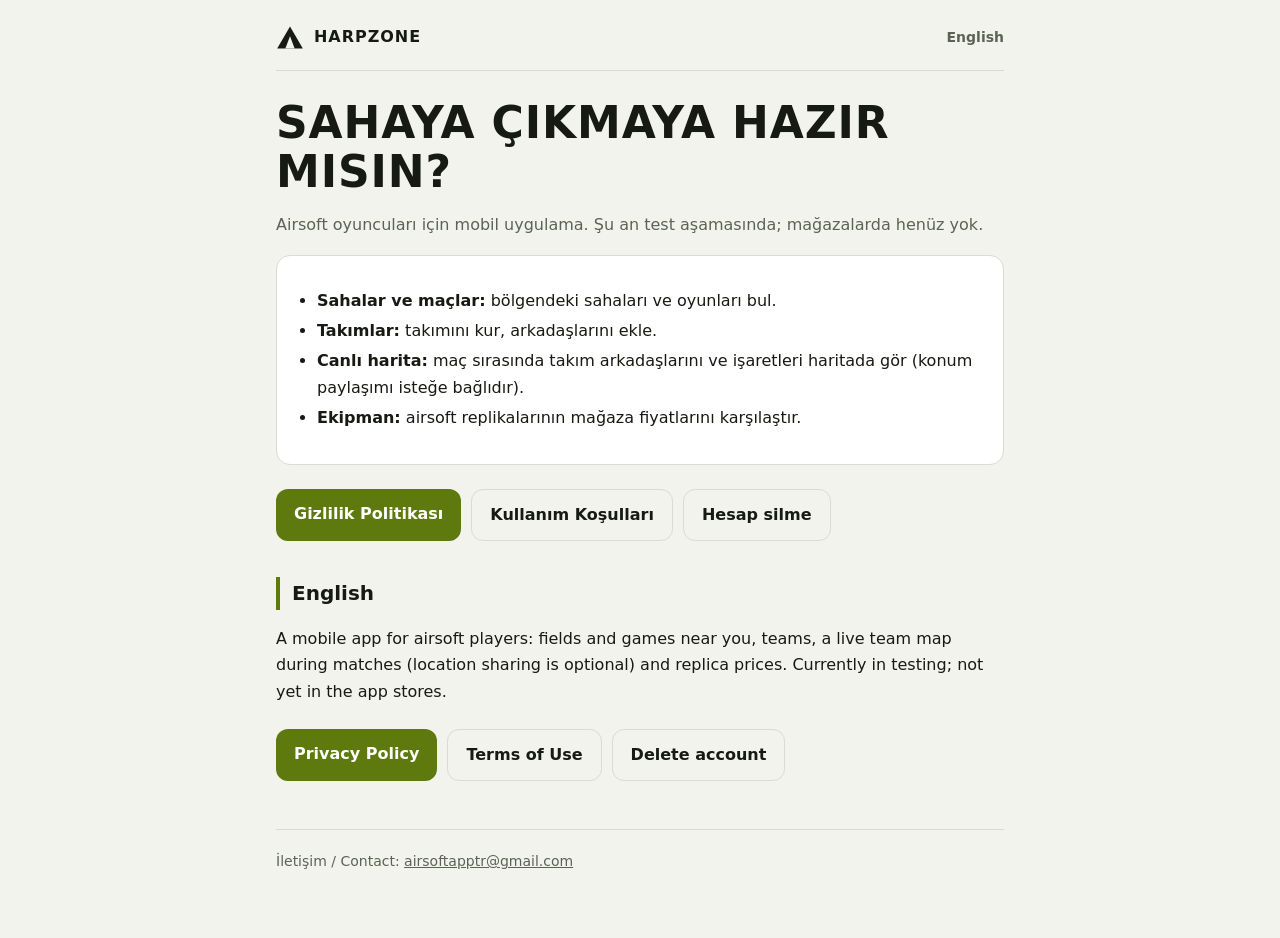
<file: index.html>
<!doctype html>
<html lang="tr">
<head>
<meta charset="utf-8">
<meta name="viewport" content="width=device-width, initial-scale=1">
<title>HarpZone: Airsoft Topluluğu</title>
<meta name="description" content="Airsoft oyuncuları için sahalar, maçlar, takımlar ve canlı harita.">
<link rel="stylesheet" href="style.css">
</head>
<body>
<div class="wrap">
  <header class="top">
    <a class="brand" href="index.html">
      <svg viewBox="0 0 96 84" aria-hidden="true"><path d="M48 4 L92 80 H4 Z" fill="currentColor"/><path d="M48 38 L64 80 H32 Z" fill="var(--bg)"/></svg>
      HarpZone
    </a>
    <nav class="lang"><a href="#en" hreflang="en">English</a></nav>
  </header>

  <h1>Sahaya çıkmaya hazır mısın?</h1>
  <p class="muted">Airsoft oyuncuları için mobil uygulama. Şu an test aşamasında; mağazalarda henüz yok.</p>

  <div class="card">
    <ul>
      <li><strong>Sahalar ve maçlar:</strong> bölgendeki sahaları ve oyunları bul.</li>
      <li><strong>Takımlar:</strong> takımını kur, arkadaşlarını ekle.</li>
      <li><strong>Canlı harita:</strong> maç sırasında takım arkadaşlarını ve işaretleri haritada gör
        (konum paylaşımı isteğe bağlıdır).</li>
      <li><strong>Ekipman:</strong> airsoft replikalarının mağaza fiyatlarını karşılaştır.</li>
    </ul>
  </div>

  <div class="links">
    <a class="btn" href="gizlilik.html">Gizlilik Politikası</a>
    <a class="btn ghost" href="kosullar.html">Kullanım Koşulları</a>
    <a class="btn ghost" href="gizlilik.html#hesap-silme">Hesap silme</a>
  </div>

  <h2 id="en">English</h2>
  <p>A mobile app for airsoft players: fields and games near you, teams, a live team map during matches
  (location sharing is optional) and replica prices. Currently in testing; not yet in the app stores.</p>
  <div class="links">
    <a class="btn" href="privacy.html">Privacy Policy</a>
    <a class="btn ghost" href="terms.html">Terms of Use</a>
    <a class="btn ghost" href="privacy.html#delete-account">Delete account</a>
  </div>

  <footer>
    İletişim / Contact: <a href="mailto:airsoftapptr@gmail.com">airsoftapptr@gmail.com</a>
  </footer>
</div>
</body>
</html>
</file>
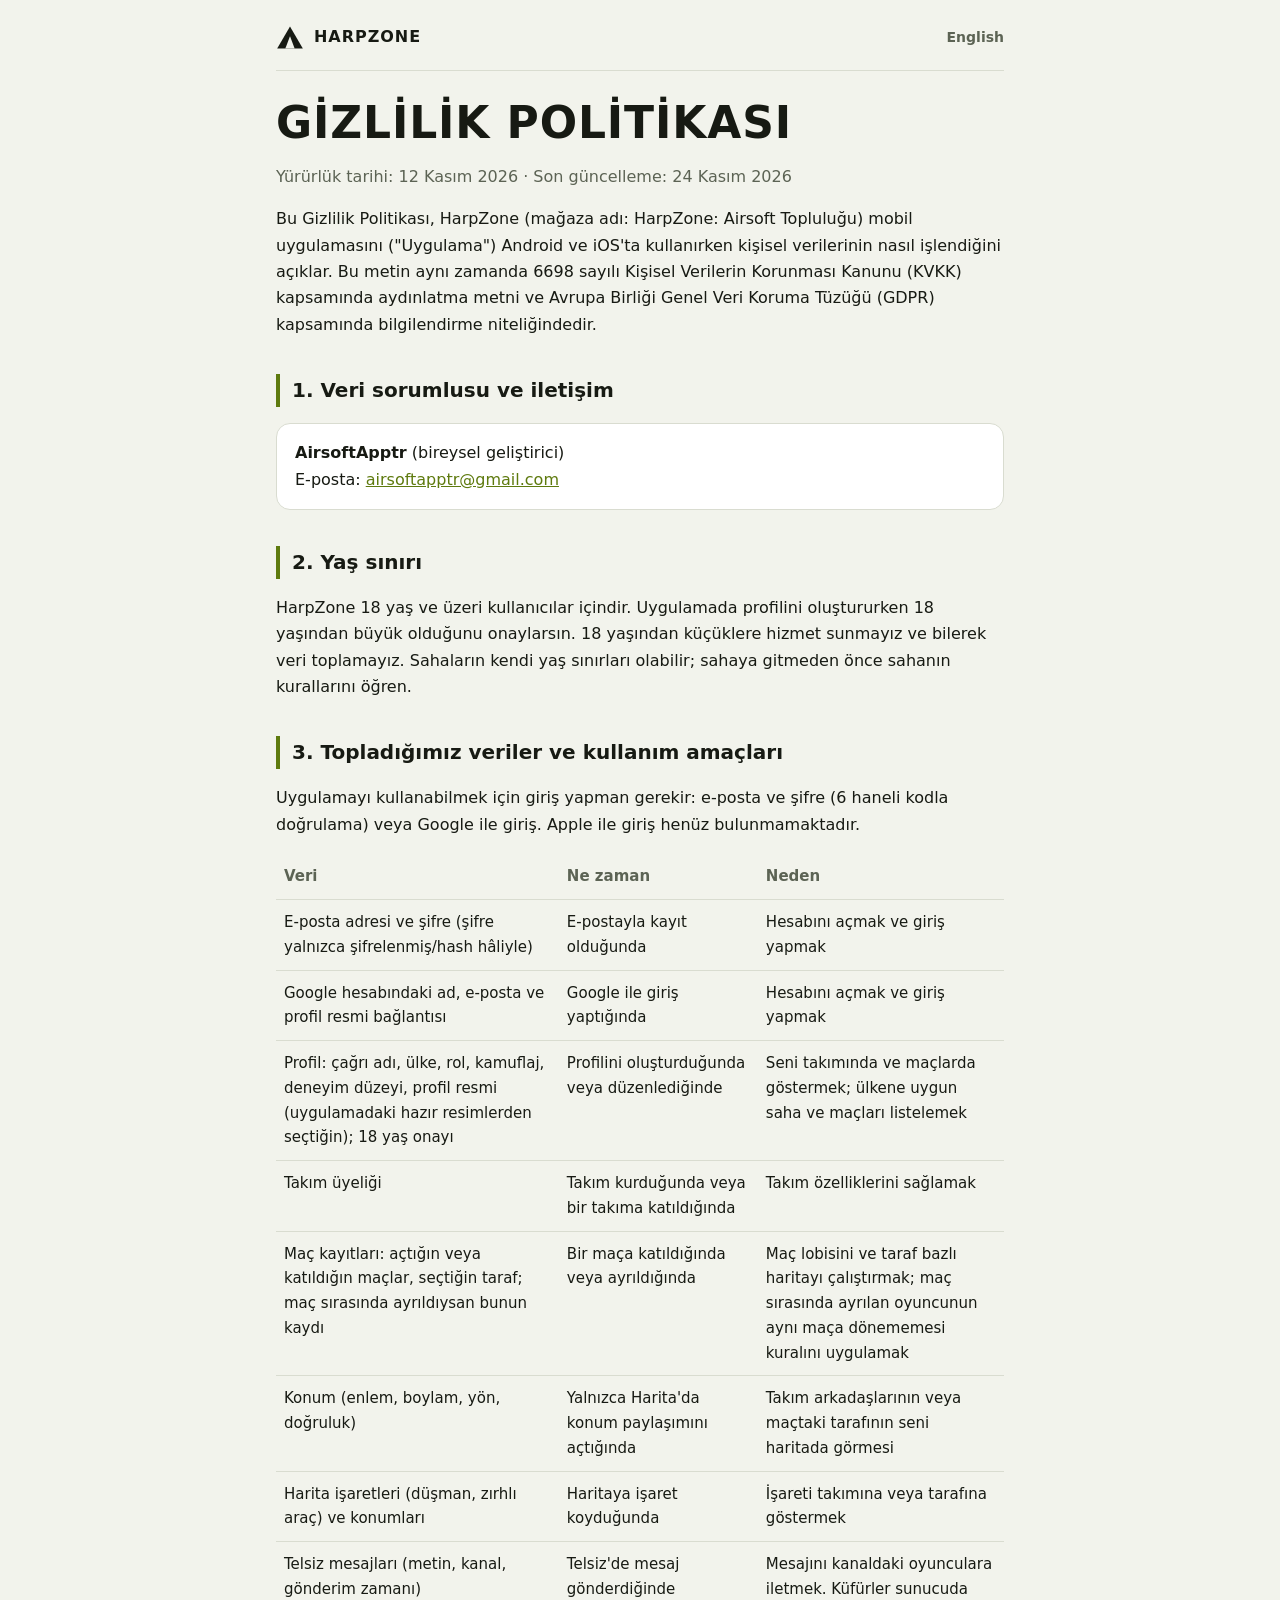
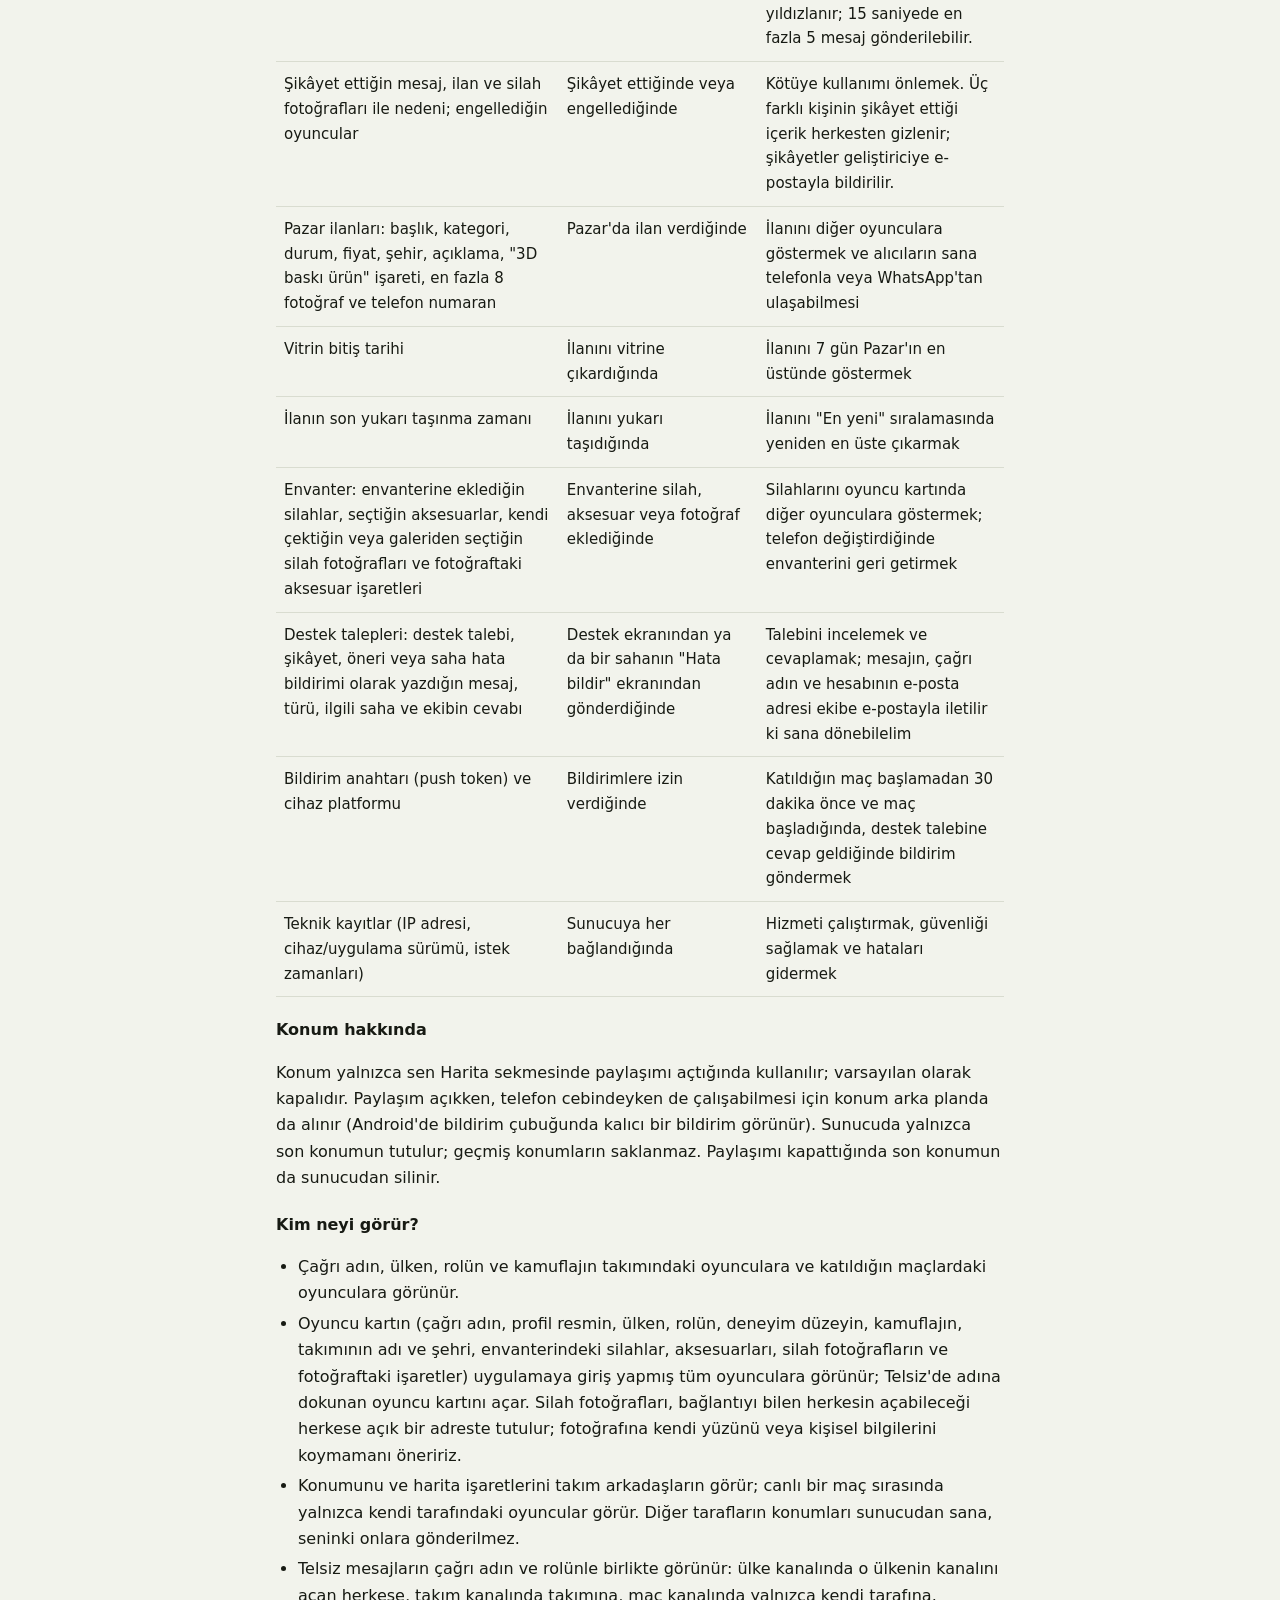
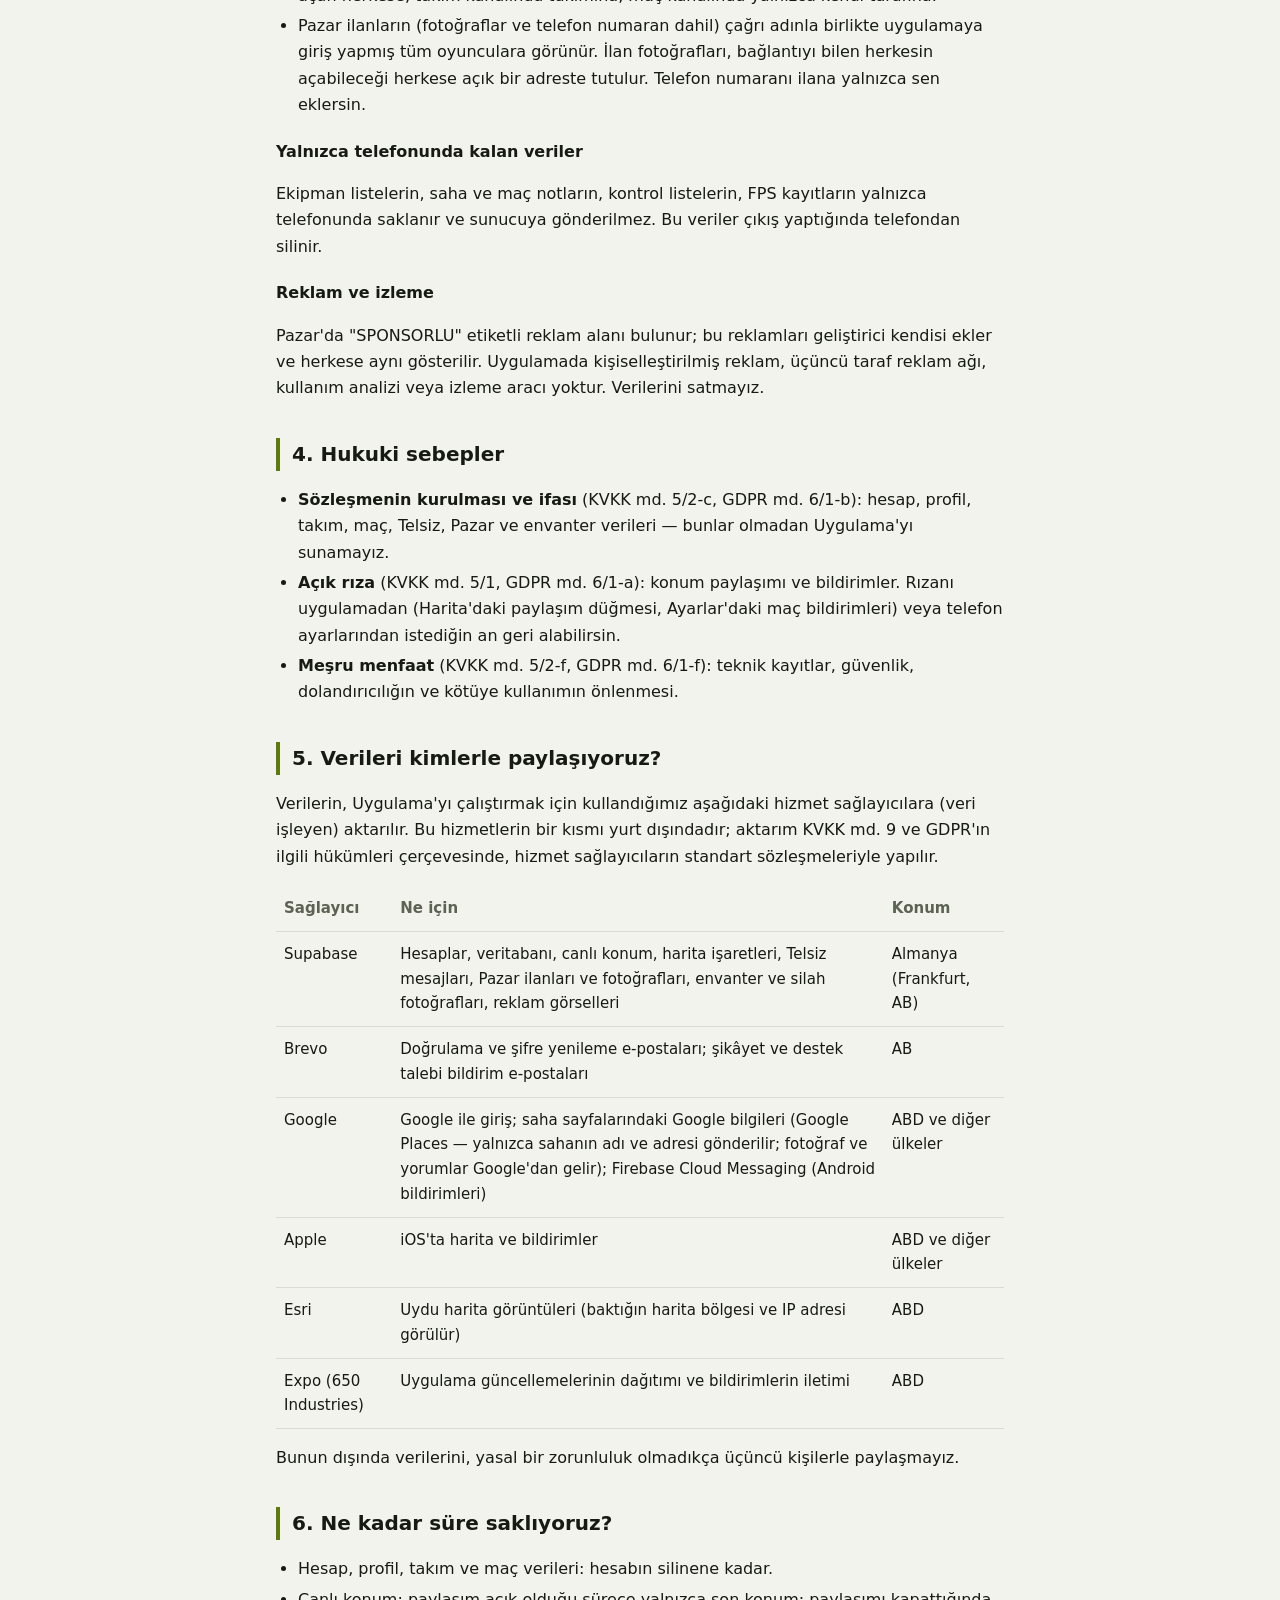
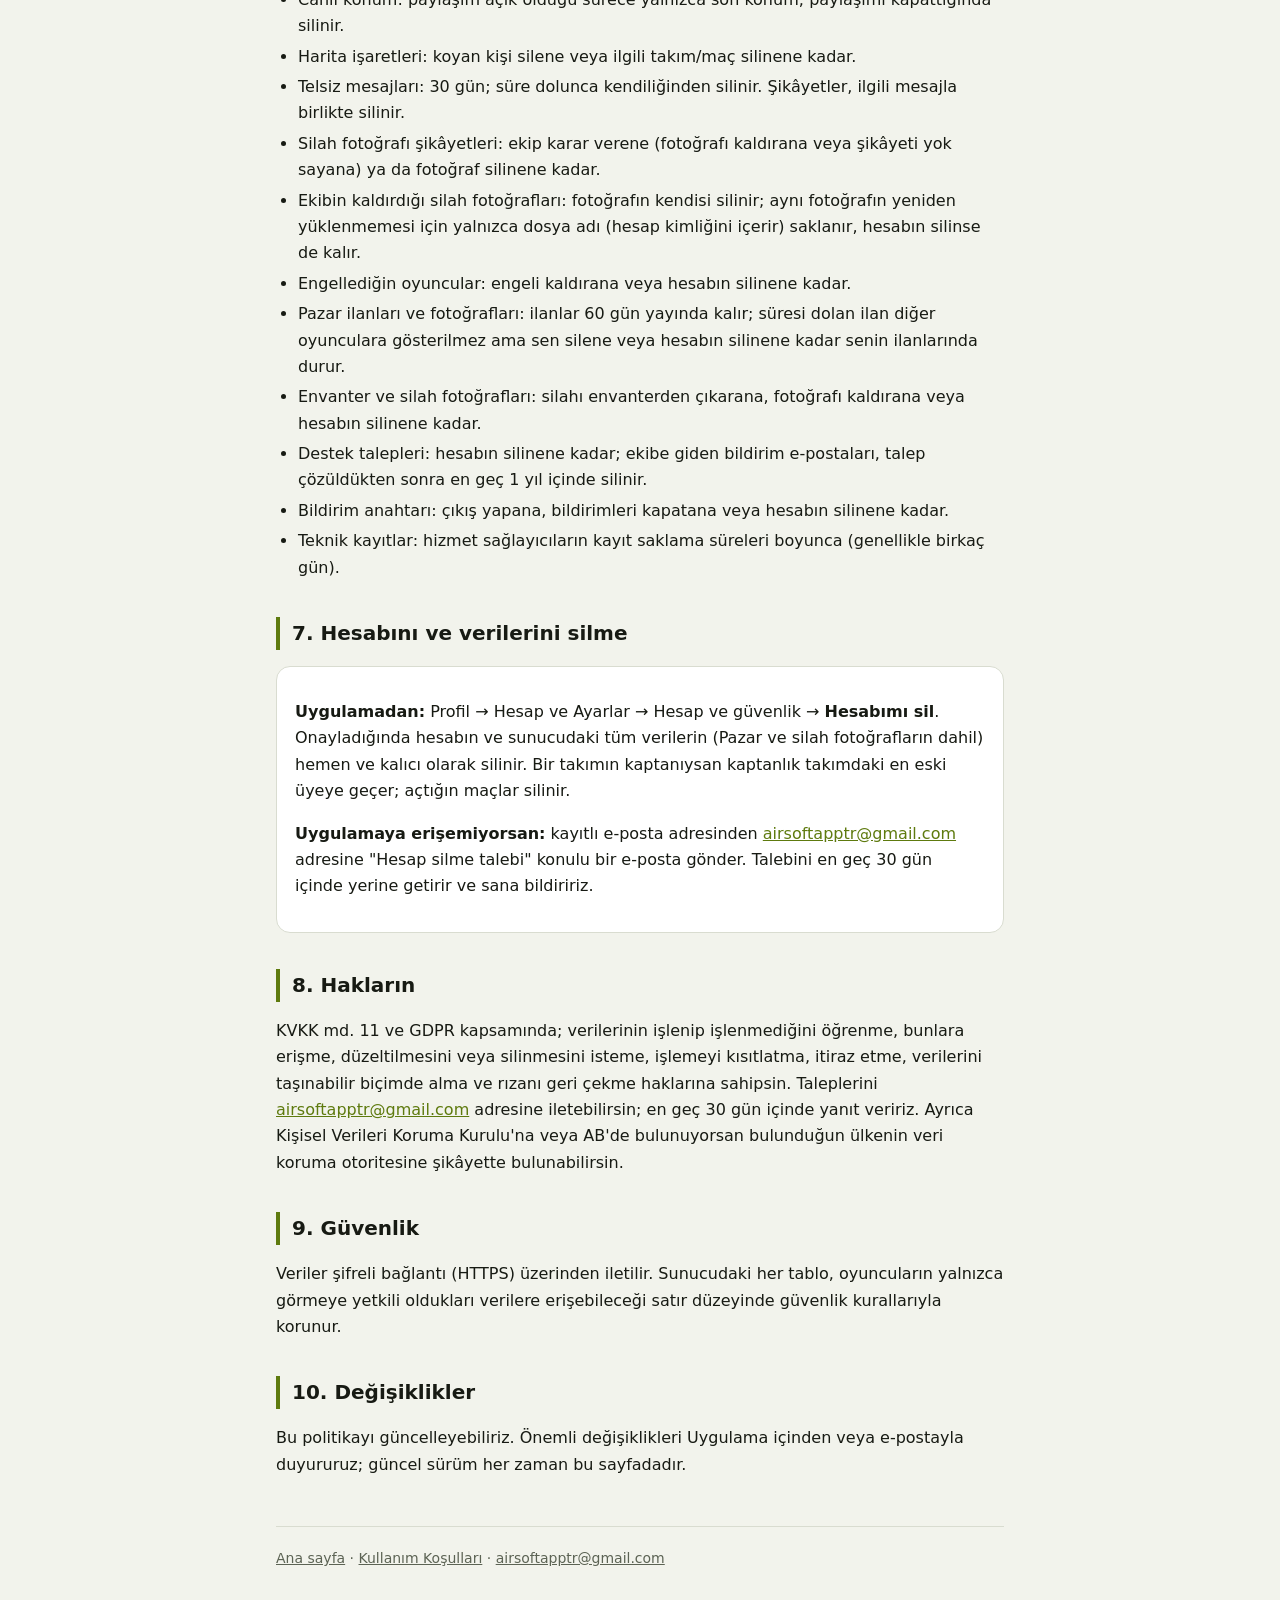
<file: gizlilik.html>
<!doctype html>
<html lang="tr">
<head>
<meta charset="utf-8">
<meta name="viewport" content="width=device-width, initial-scale=1">
<title>Gizlilik Politikası · HarpZone</title>
<meta name="description" content="HarpZone gizlilik politikası ve KVKK aydınlatma metni.">
<link rel="stylesheet" href="style.css">
</head>
<body>
<div class="wrap">
  <header class="top">
    <a class="brand" href="index.html">
      <svg viewBox="0 0 96 84" aria-hidden="true"><path d="M48 4 L92 80 H4 Z" fill="currentColor"/><path d="M48 38 L64 80 H32 Z" fill="var(--bg)"/></svg>
      HarpZone
    </a>
    <nav class="lang"><a href="privacy.html" hreflang="en">English</a></nav>
  </header>

  <h1>Gizlilik Politikası</h1>
  <p class="muted">Yürürlük tarihi: 12 Kasım 2026 · Son güncelleme: 24 Kasım 2026</p>

  <p>Bu Gizlilik Politikası, HarpZone (mağaza adı: HarpZone: Airsoft Topluluğu) mobil uygulamasını
  ("Uygulama") Android ve iOS'ta kullanırken kişisel verilerinin nasıl işlendiğini açıklar. Bu metin aynı
  zamanda 6698 sayılı Kişisel Verilerin Korunması Kanunu (KVKK) kapsamında aydınlatma metni ve Avrupa Birliği
  Genel Veri Koruma Tüzüğü (GDPR) kapsamında bilgilendirme niteliğindedir.</p>

  <h2>1. Veri sorumlusu ve iletişim</h2>
  <div class="card">
    <strong>AirsoftApptr</strong> (bireysel geliştirici)<br>
    E-posta: <a href="mailto:airsoftapptr@gmail.com">airsoftapptr@gmail.com</a>
  </div>

  <h2>2. Yaş sınırı</h2>
  <p>HarpZone 18 yaş ve üzeri kullanıcılar içindir. Uygulamada profilini oluştururken 18 yaşından büyük
  olduğunu onaylarsın. 18 yaşından küçüklere hizmet sunmayız ve bilerek veri toplamayız. Sahaların kendi
  yaş sınırları olabilir; sahaya gitmeden önce sahanın kurallarını öğren.</p>

  <h2>3. Topladığımız veriler ve kullanım amaçları</h2>
  <p>Uygulamayı kullanabilmek için giriş yapman gerekir: e-posta ve şifre (6 haneli kodla doğrulama) veya
  Google ile giriş. Apple ile giriş henüz bulunmamaktadır.</p>
  <div class="table-scroll">
  <table>
    <thead><tr><th>Veri</th><th>Ne zaman</th><th>Neden</th></tr></thead>
    <tbody>
      <tr><td>E-posta adresi ve şifre (şifre yalnızca şifrelenmiş/hash hâliyle)</td><td>E-postayla kayıt olduğunda</td><td>Hesabını açmak ve giriş yapmak</td></tr>
      <tr><td>Google hesabındaki ad, e-posta ve profil resmi bağlantısı</td><td>Google ile giriş yaptığında</td><td>Hesabını açmak ve giriş yapmak</td></tr>
      <tr><td>Profil: çağrı adı, ülke, rol, kamuflaj, deneyim düzeyi, profil resmi (uygulamadaki hazır resimlerden seçtiğin); 18 yaş onayı</td><td>Profilini oluşturduğunda veya düzenlediğinde</td><td>Seni takımında ve maçlarda göstermek; ülkene uygun saha ve maçları listelemek</td></tr>
      <tr><td>Takım üyeliği</td><td>Takım kurduğunda veya bir takıma katıldığında</td><td>Takım özelliklerini sağlamak</td></tr>
      <tr><td>Maç kayıtları: açtığın veya katıldığın maçlar, seçtiğin taraf; maç sırasında ayrıldıysan bunun kaydı</td><td>Bir maça katıldığında veya ayrıldığında</td><td>Maç lobisini ve taraf bazlı haritayı çalıştırmak; maç sırasında ayrılan oyuncunun aynı maça dönememesi kuralını uygulamak</td></tr>
      <tr><td>Konum (enlem, boylam, yön, doğruluk)</td><td>Yalnızca Harita'da konum paylaşımını açtığında</td><td>Takım arkadaşlarının veya maçtaki tarafının seni haritada görmesi</td></tr>
      <tr><td>Harita işaretleri (düşman, zırhlı araç) ve konumları</td><td>Haritaya işaret koyduğunda</td><td>İşareti takımına veya tarafına göstermek</td></tr>
      <tr><td>Telsiz mesajları (metin, kanal, gönderim zamanı)</td><td>Telsiz'de mesaj gönderdiğinde</td><td>Mesajını kanaldaki oyunculara iletmek. Küfürler sunucuda yıldızlanır; 15 saniyede en fazla 5 mesaj gönderilebilir.</td></tr>
      <tr><td>Şikâyet ettiğin mesaj, ilan ve silah fotoğrafları ile nedeni; engellediğin oyuncular</td><td>Şikâyet ettiğinde veya engellediğinde</td><td>Kötüye kullanımı önlemek. Üç farklı kişinin şikâyet ettiği içerik herkesten gizlenir; şikâyetler geliştiriciye e-postayla bildirilir.</td></tr>
      <tr><td>Pazar ilanları: başlık, kategori, durum, fiyat, şehir, açıklama, "3D baskı ürün" işareti, en fazla 8 fotoğraf ve telefon numaran</td><td>Pazar'da ilan verdiğinde</td><td>İlanını diğer oyunculara göstermek ve alıcıların sana telefonla veya WhatsApp'tan ulaşabilmesi</td></tr>
      <tr><td>Vitrin bitiş tarihi</td><td>İlanını vitrine çıkardığında</td><td>İlanını 7 gün Pazar'ın en üstünde göstermek</td></tr>
      <tr><td>İlanın son yukarı taşınma zamanı</td><td>İlanını yukarı taşıdığında</td><td>İlanını "En yeni" sıralamasında yeniden en üste çıkarmak</td></tr>
      <tr><td>Envanter: envanterine eklediğin silahlar, seçtiğin aksesuarlar, kendi çektiğin veya galeriden seçtiğin silah fotoğrafları ve fotoğraftaki aksesuar işaretleri</td><td>Envanterine silah, aksesuar veya fotoğraf eklediğinde</td><td>Silahlarını oyuncu kartında diğer oyunculara göstermek; telefon değiştirdiğinde envanterini geri getirmek</td></tr>
      <tr><td>Destek talepleri: destek talebi, şikâyet, öneri veya saha hata bildirimi olarak yazdığın mesaj, türü, ilgili saha ve ekibin cevabı</td><td>Destek ekranından ya da bir sahanın "Hata bildir" ekranından gönderdiğinde</td><td>Talebini incelemek ve cevaplamak; mesajın, çağrı adın ve hesabının e-posta adresi ekibe e-postayla iletilir ki sana dönebilelim</td></tr>
      <tr><td>Bildirim anahtarı (push token) ve cihaz platformu</td><td>Bildirimlere izin verdiğinde</td><td>Katıldığın maç başlamadan 30 dakika önce ve maç başladığında, destek talebine cevap geldiğinde bildirim göndermek</td></tr>
      <tr><td>Teknik kayıtlar (IP adresi, cihaz/uygulama sürümü, istek zamanları)</td><td>Sunucuya her bağlandığında</td><td>Hizmeti çalıştırmak, güvenliği sağlamak ve hataları gidermek</td></tr>
    </tbody>
  </table>
  </div>

  <h3>Konum hakkında</h3>
  <p>Konum yalnızca sen Harita sekmesinde paylaşımı açtığında kullanılır; varsayılan olarak kapalıdır.
  Paylaşım açıkken, telefon cebindeyken de çalışabilmesi için konum arka planda da alınır (Android'de
  bildirim çubuğunda kalıcı bir bildirim görünür). Sunucuda yalnızca son konumun tutulur; geçmiş konumların
  saklanmaz. Paylaşımı kapattığında son konumun da sunucudan silinir.</p>

  <h3>Kim neyi görür?</h3>
  <ul>
    <li>Çağrı adın, ülken, rolün ve kamuflajın takımındaki oyunculara ve katıldığın maçlardaki oyunculara görünür.</li>
    <li>Oyuncu kartın (çağrı adın, profil resmin, ülken, rolün, deneyim düzeyin, kamuflajın, takımının adı ve şehri, envanterindeki silahlar, aksesuarları, silah fotoğrafların ve fotoğraftaki işaretler) uygulamaya giriş yapmış tüm oyunculara görünür; Telsiz'de adına dokunan oyuncu kartını açar. Silah fotoğrafları, bağlantıyı bilen herkesin açabileceği herkese açık bir adreste tutulur; fotoğrafına kendi yüzünü veya kişisel bilgilerini koymamanı öneririz.</li>
    <li>Konumunu ve harita işaretlerini takım arkadaşların görür; canlı bir maç sırasında yalnızca kendi tarafındaki oyuncular görür. Diğer tarafların konumları sunucudan sana, seninki onlara gönderilmez.</li>
    <li>Telsiz mesajların çağrı adın ve rolünle birlikte görünür: ülke kanalında o ülkenin kanalını açan herkese, takım kanalında takımına, maç kanalında yalnızca kendi tarafına.</li>
    <li>Pazar ilanların (fotoğraflar ve telefon numaran dahil) çağrı adınla birlikte uygulamaya giriş yapmış tüm oyunculara görünür. İlan fotoğrafları, bağlantıyı bilen herkesin açabileceği herkese açık bir adreste tutulur. Telefon numaranı ilana yalnızca sen eklersin.</li>
  </ul>

  <h3>Yalnızca telefonunda kalan veriler</h3>
  <p>Ekipman listelerin, saha ve maç notların, kontrol listelerin, FPS kayıtların yalnızca
  telefonunda saklanır ve sunucuya gönderilmez. Bu veriler çıkış yaptığında
  telefondan silinir.</p>

  <h3>Reklam ve izleme</h3>
  <p>Pazar'da "SPONSORLU" etiketli reklam alanı bulunur; bu reklamları geliştirici kendisi ekler ve herkese
  aynı gösterilir. Uygulamada kişiselleştirilmiş reklam, üçüncü taraf reklam ağı, kullanım analizi veya
  izleme aracı yoktur. Verilerini satmayız.</p>

  <h2>4. Hukuki sebepler</h2>
  <ul>
    <li><strong>Sözleşmenin kurulması ve ifası</strong> (KVKK md. 5/2-c, GDPR md. 6/1-b): hesap, profil, takım, maç, Telsiz, Pazar ve envanter verileri — bunlar olmadan Uygulama'yı sunamayız.</li>
    <li><strong>Açık rıza</strong> (KVKK md. 5/1, GDPR md. 6/1-a): konum paylaşımı ve bildirimler. Rızanı uygulamadan (Harita'daki paylaşım düğmesi, Ayarlar'daki maç bildirimleri) veya telefon ayarlarından istediğin an geri alabilirsin.</li>
    <li><strong>Meşru menfaat</strong> (KVKK md. 5/2-f, GDPR md. 6/1-f): teknik kayıtlar, güvenlik, dolandırıcılığın ve kötüye kullanımın önlenmesi.</li>
  </ul>

  <h2>5. Verileri kimlerle paylaşıyoruz?</h2>
  <p>Verilerin, Uygulama'yı çalıştırmak için kullandığımız aşağıdaki hizmet sağlayıcılara (veri işleyen)
  aktarılır. Bu hizmetlerin bir kısmı yurt dışındadır; aktarım KVKK md. 9 ve GDPR'ın ilgili hükümleri
  çerçevesinde, hizmet sağlayıcıların standart sözleşmeleriyle yapılır.</p>
  <div class="table-scroll">
  <table>
    <thead><tr><th>Sağlayıcı</th><th>Ne için</th><th>Konum</th></tr></thead>
    <tbody>
      <tr><td>Supabase</td><td>Hesaplar, veritabanı, canlı konum, harita işaretleri, Telsiz mesajları, Pazar ilanları ve fotoğrafları, envanter ve silah fotoğrafları, reklam görselleri</td><td>Almanya (Frankfurt, AB)</td></tr>
      <tr><td>Brevo</td><td>Doğrulama ve şifre yenileme e-postaları; şikâyet ve destek talebi bildirim e-postaları</td><td>AB</td></tr>
      <tr><td>Google</td><td>Google ile giriş; saha sayfalarındaki Google bilgileri (Google Places — yalnızca sahanın adı ve adresi gönderilir; fotoğraf ve yorumlar Google'dan gelir); Firebase Cloud Messaging (Android bildirimleri)</td><td>ABD ve diğer ülkeler</td></tr>
      <tr><td>Apple</td><td>iOS'ta harita ve bildirimler</td><td>ABD ve diğer ülkeler</td></tr>
      <tr><td>Esri</td><td>Uydu harita görüntüleri (baktığın harita bölgesi ve IP adresi görülür)</td><td>ABD</td></tr>
      <tr><td>Expo (650 Industries)</td><td>Uygulama güncellemelerinin dağıtımı ve bildirimlerin iletimi</td><td>ABD</td></tr>
    </tbody>
  </table>
  </div>
  <p>Bunun dışında verilerini, yasal bir zorunluluk olmadıkça üçüncü kişilerle paylaşmayız.</p>

  <h2>6. Ne kadar süre saklıyoruz?</h2>
  <ul>
    <li>Hesap, profil, takım ve maç verileri: hesabın silinene kadar.</li>
    <li>Canlı konum: paylaşım açık olduğu sürece yalnızca son konum; paylaşımı kapattığında silinir.</li>
    <li>Harita işaretleri: koyan kişi silene veya ilgili takım/maç silinene kadar.</li>
    <li>Telsiz mesajları: 30 gün; süre dolunca kendiliğinden silinir. Şikâyetler, ilgili mesajla birlikte silinir.</li>
    <li>Silah fotoğrafı şikâyetleri: ekip karar verene (fotoğrafı kaldırana veya şikâyeti yok sayana) ya da fotoğraf silinene kadar.</li>
    <li>Ekibin kaldırdığı silah fotoğrafları: fotoğrafın kendisi silinir; aynı fotoğrafın yeniden yüklenmemesi için yalnızca dosya adı (hesap kimliğini içerir) saklanır, hesabın silinse de kalır.</li>
    <li>Engellediğin oyuncular: engeli kaldırana veya hesabın silinene kadar.</li>
    <li>Pazar ilanları ve fotoğrafları: ilanlar 60 gün yayında kalır; süresi dolan ilan diğer oyunculara gösterilmez ama sen silene veya hesabın silinene kadar senin ilanlarında durur.</li>
    <li>Envanter ve silah fotoğrafları: silahı envanterden çıkarana, fotoğrafı kaldırana veya hesabın silinene kadar.</li>
    <li>Destek talepleri: hesabın silinene kadar; ekibe giden bildirim e-postaları, talep çözüldükten sonra en geç 1 yıl içinde silinir.</li>
    <li>Bildirim anahtarı: çıkış yapana, bildirimleri kapatana veya hesabın silinene kadar.</li>
    <li>Teknik kayıtlar: hizmet sağlayıcıların kayıt saklama süreleri boyunca (genellikle birkaç gün).</li>
  </ul>

  <h2 id="hesap-silme">7. Hesabını ve verilerini silme</h2>
  <div class="card">
    <p><strong>Uygulamadan:</strong> Profil → Hesap ve Ayarlar → Hesap ve güvenlik → <strong>Hesabımı sil</strong>. Onayladığında hesabın ve
    sunucudaki tüm verilerin (Pazar ve silah fotoğrafların dahil) hemen ve kalıcı olarak silinir. Bir takımın
    kaptanıysan kaptanlık takımdaki en eski üyeye geçer; açtığın maçlar silinir.</p>
    <p><strong>Uygulamaya erişemiyorsan:</strong> kayıtlı e-posta adresinden
    <a href="mailto:airsoftapptr@gmail.com?subject=Hesap%20silme%20talebi">airsoftapptr@gmail.com</a>
    adresine "Hesap silme talebi" konulu bir e-posta gönder. Talebini en geç 30 gün içinde yerine getirir
    ve sana bildiririz.</p>
  </div>

  <h2>8. Hakların</h2>
  <p>KVKK md. 11 ve GDPR kapsamında; verilerinin işlenip işlenmediğini öğrenme, bunlara erişme, düzeltilmesini
  veya silinmesini isteme, işlemeyi kısıtlatma, itiraz etme, verilerini taşınabilir biçimde alma ve rızanı
  geri çekme haklarına sahipsin. Taleplerini <a href="mailto:airsoftapptr@gmail.com">airsoftapptr@gmail.com</a>
  adresine iletebilirsin; en geç 30 gün içinde yanıt veririz. Ayrıca Kişisel Verileri Koruma Kurulu'na
  veya AB'de bulunuyorsan bulunduğun ülkenin veri koruma otoritesine şikâyette bulunabilirsin.</p>

  <h2>9. Güvenlik</h2>
  <p>Veriler şifreli bağlantı (HTTPS) üzerinden iletilir. Sunucudaki her tablo, oyuncuların yalnızca
  görmeye yetkili oldukları verilere erişebileceği satır düzeyinde güvenlik kurallarıyla korunur.</p>

  <h2>10. Değişiklikler</h2>
  <p>Bu politikayı güncelleyebiliriz. Önemli değişiklikleri Uygulama içinden veya e-postayla duyururuz;
  güncel sürüm her zaman bu sayfadadır.</p>

  <footer>
    <a href="index.html">Ana sayfa</a> · <a href="kosullar.html">Kullanım Koşulları</a> ·
    <a href="mailto:airsoftapptr@gmail.com">airsoftapptr@gmail.com</a>
  </footer>
</div>
</body>
</html>
</file>
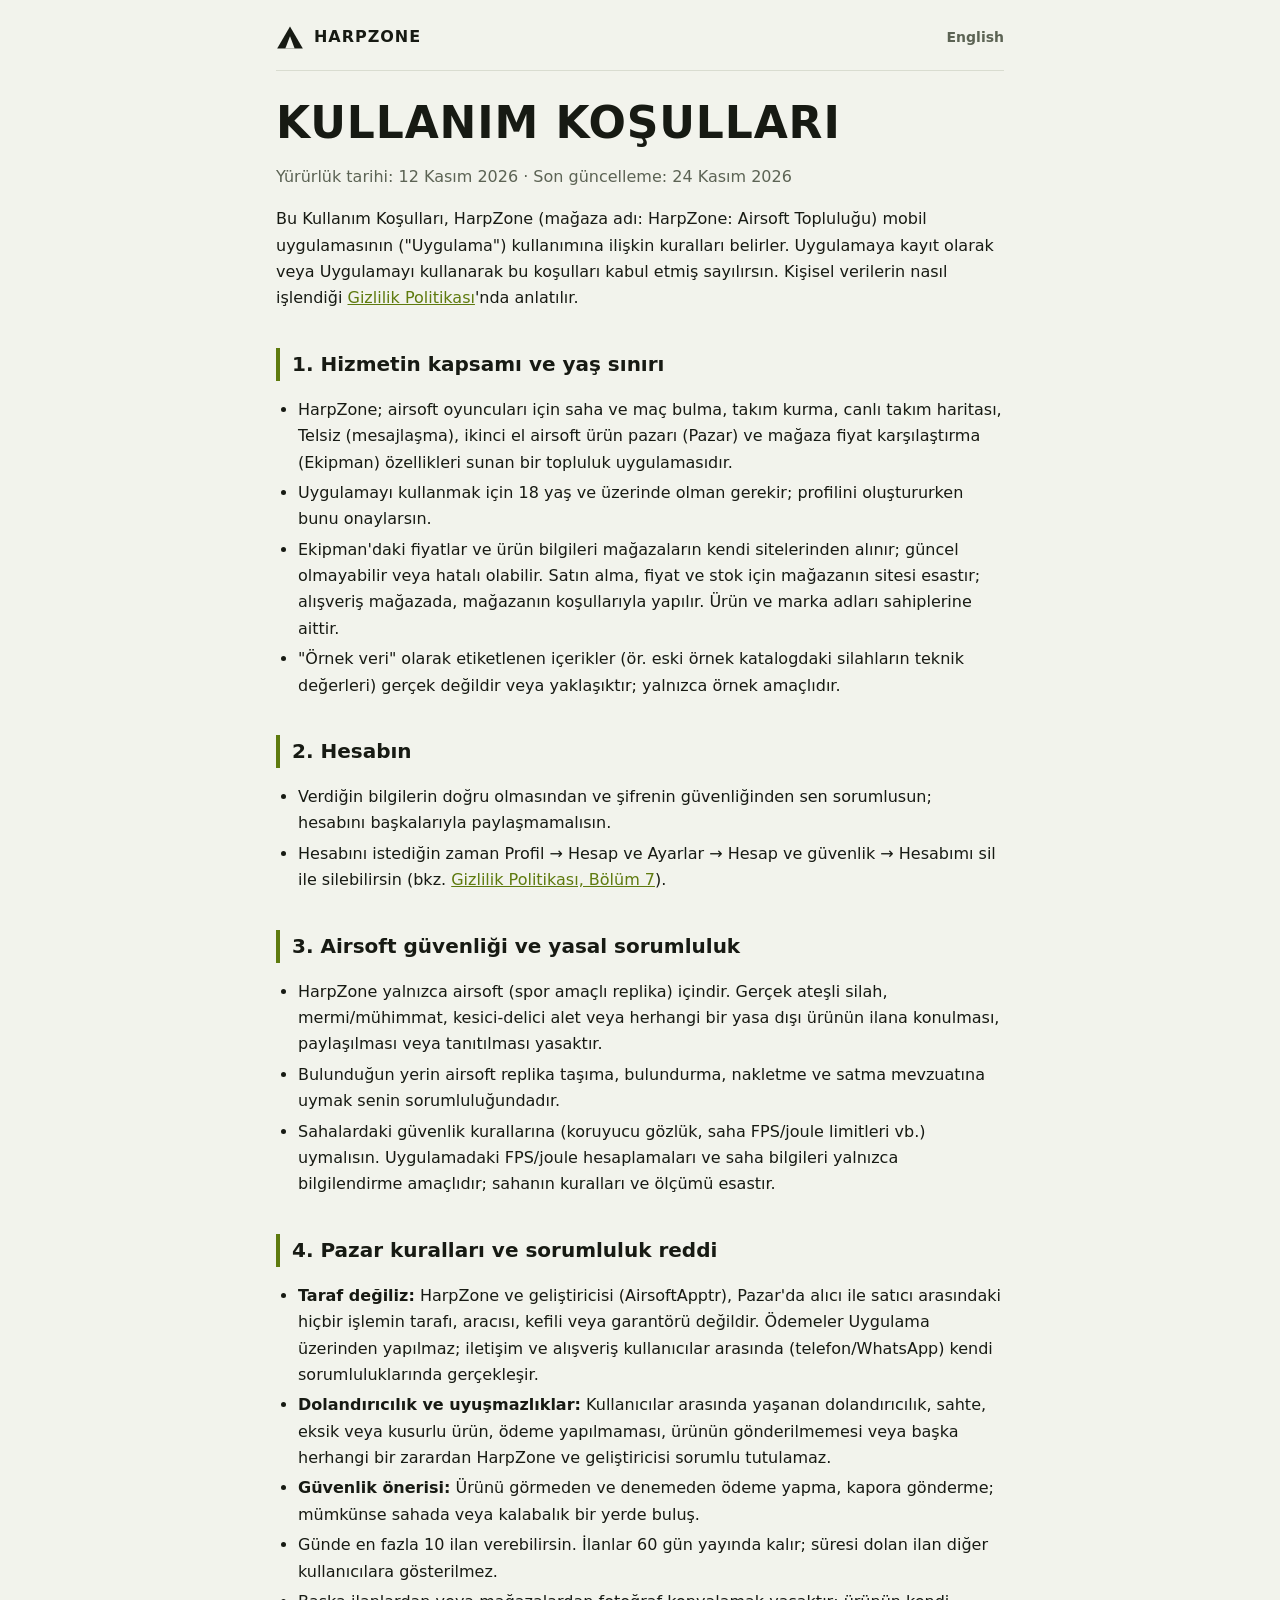
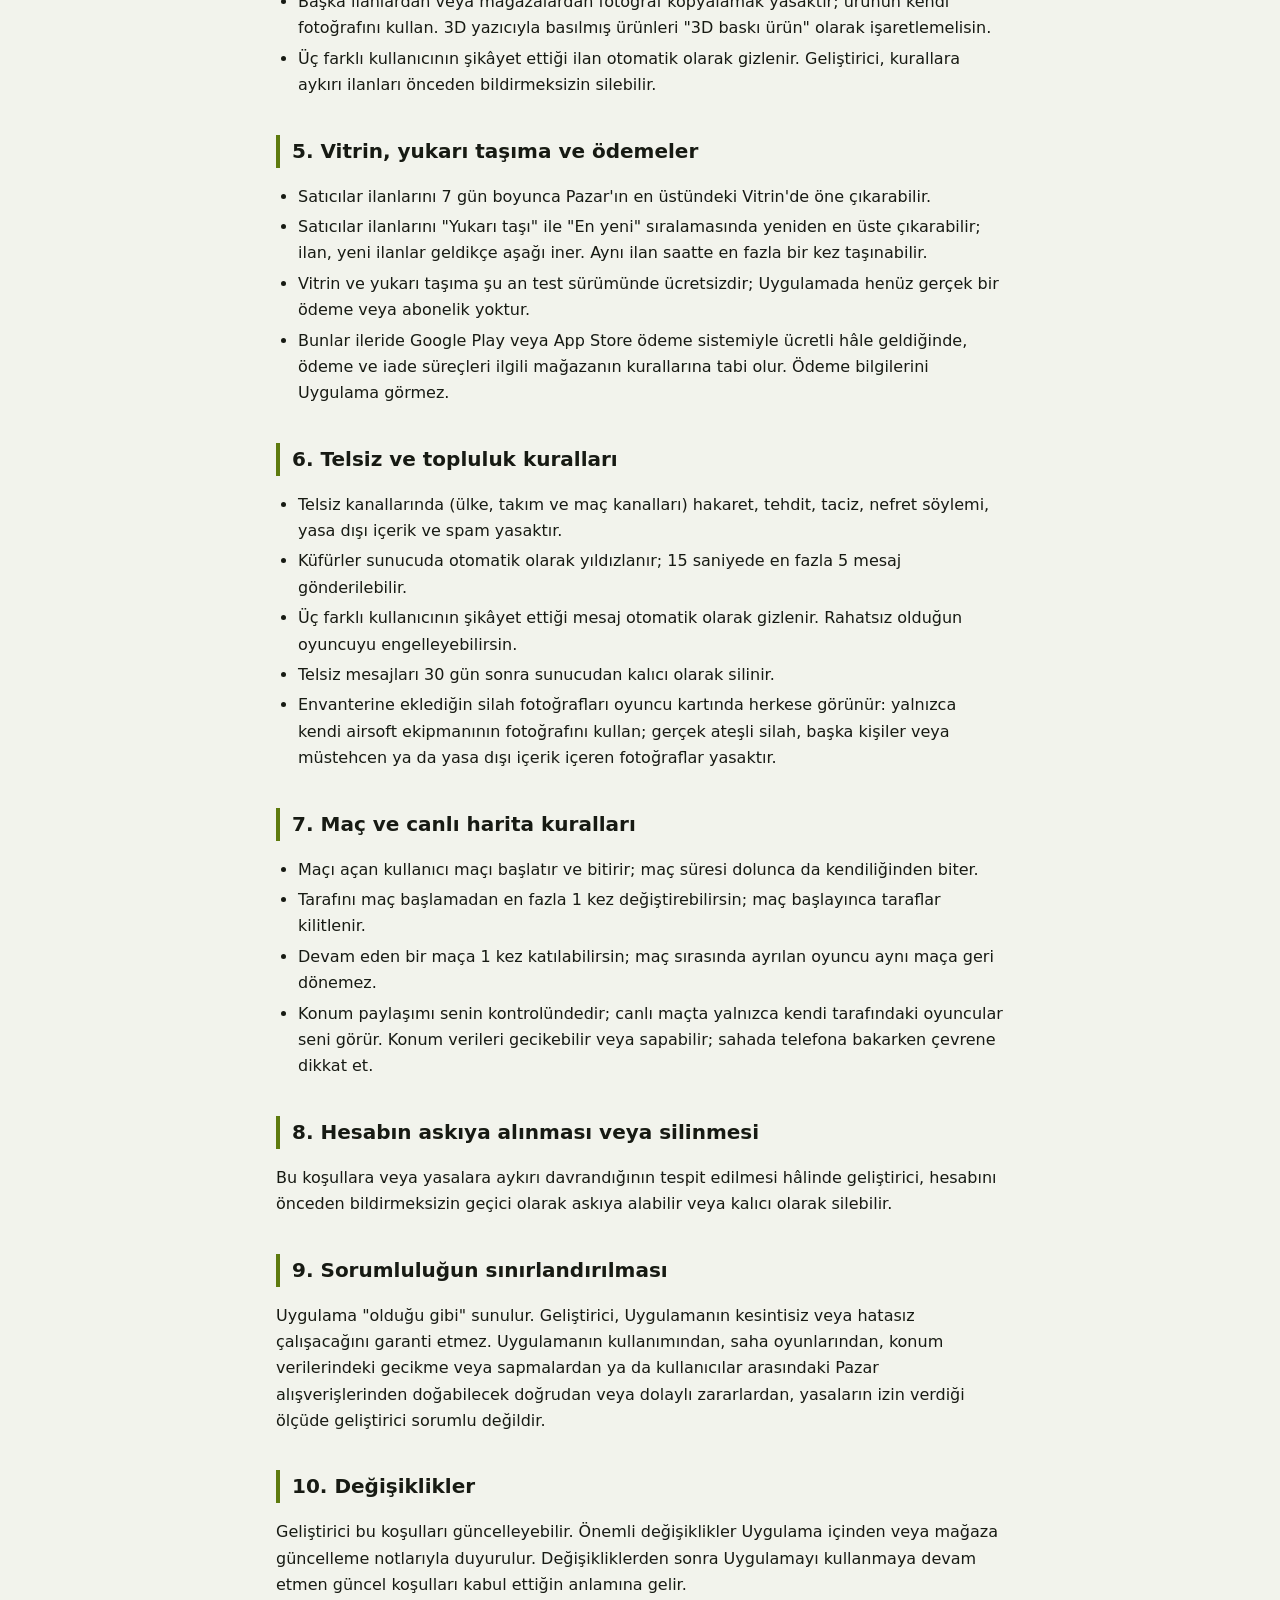
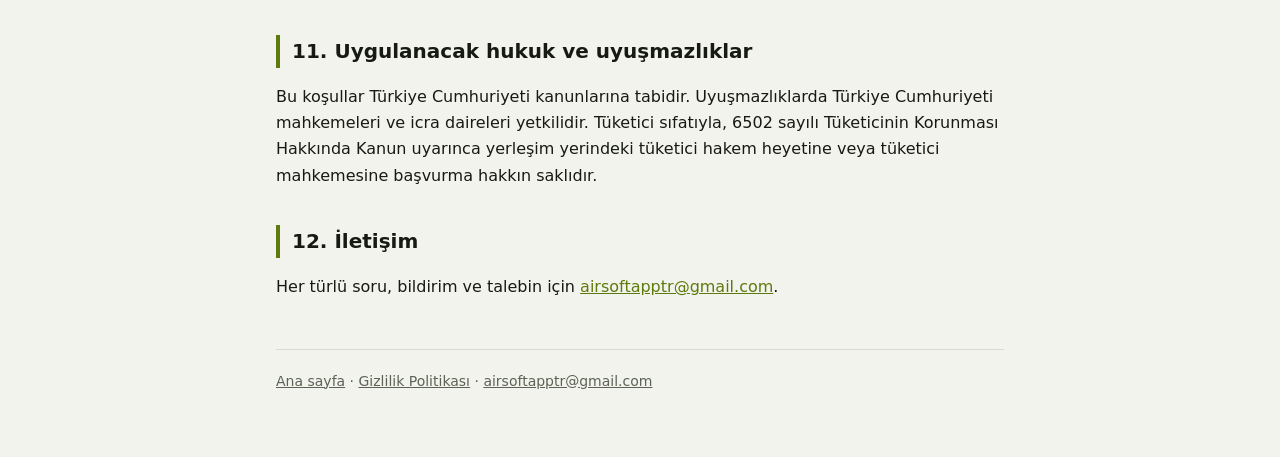
<file: kosullar.html>
<!doctype html>
<html lang="tr">
<head>
<meta charset="utf-8">
<meta name="viewport" content="width=device-width, initial-scale=1">
<title>Kullanım Koşulları · HarpZone</title>
<meta name="description" content="HarpZone kullanım koşulları.">
<link rel="stylesheet" href="style.css">
</head>
<body>
<div class="wrap">
  <header class="top">
    <a class="brand" href="index.html">
      <svg viewBox="0 0 96 84" aria-hidden="true"><path d="M48 4 L92 80 H4 Z" fill="currentColor"/><path d="M48 38 L64 80 H32 Z" fill="var(--bg)"/></svg>
      HarpZone
    </a>
    <nav class="lang"><a href="terms.html" hreflang="en">English</a></nav>
  </header>

  <h1>Kullanım Koşulları</h1>
  <p class="muted">Yürürlük tarihi: 12 Kasım 2026 · Son güncelleme: 24 Kasım 2026</p>

  <p>Bu Kullanım Koşulları, HarpZone (mağaza adı: HarpZone: Airsoft Topluluğu) mobil uygulamasının
  ("Uygulama") kullanımına ilişkin kuralları belirler. Uygulamaya kayıt olarak veya Uygulamayı kullanarak bu
  koşulları kabul etmiş sayılırsın. Kişisel verilerin nasıl işlendiği
  <a href="gizlilik.html">Gizlilik Politikası</a>'nda anlatılır.</p>

  <h2>1. Hizmetin kapsamı ve yaş sınırı</h2>
  <ul>
    <li>HarpZone; airsoft oyuncuları için saha ve maç bulma, takım kurma, canlı takım haritası, Telsiz (mesajlaşma), ikinci el airsoft ürün pazarı (Pazar) ve mağaza fiyat karşılaştırma (Ekipman) özellikleri sunan bir topluluk uygulamasıdır.</li>
    <li>Uygulamayı kullanmak için 18 yaş ve üzerinde olman gerekir; profilini oluştururken bunu onaylarsın.</li>
    <li>Ekipman'daki fiyatlar ve ürün bilgileri mağazaların kendi sitelerinden alınır; güncel olmayabilir veya hatalı olabilir. Satın alma, fiyat ve stok için mağazanın sitesi esastır; alışveriş mağazada, mağazanın koşullarıyla yapılır. Ürün ve marka adları sahiplerine aittir.</li>
    <li>"Örnek veri" olarak etiketlenen içerikler (ör. eski örnek katalogdaki silahların teknik değerleri) gerçek değildir veya yaklaşıktır; yalnızca örnek amaçlıdır.</li>
  </ul>

  <h2>2. Hesabın</h2>
  <ul>
    <li>Verdiğin bilgilerin doğru olmasından ve şifrenin güvenliğinden sen sorumlusun; hesabını başkalarıyla paylaşmamalısın.</li>
    <li>Hesabını istediğin zaman Profil → Hesap ve Ayarlar → Hesap ve güvenlik → Hesabımı sil ile silebilirsin (bkz. <a href="gizlilik.html#hesap-silme">Gizlilik Politikası, Bölüm 7</a>).</li>
  </ul>

  <h2>3. Airsoft güvenliği ve yasal sorumluluk</h2>
  <ul>
    <li>HarpZone yalnızca airsoft (spor amaçlı replika) içindir. Gerçek ateşli silah, mermi/mühimmat, kesici-delici alet veya herhangi bir yasa dışı ürünün ilana konulması, paylaşılması veya tanıtılması yasaktır.</li>
    <li>Bulunduğun yerin airsoft replika taşıma, bulundurma, nakletme ve satma mevzuatına uymak senin sorumluluğundadır.</li>
    <li>Sahalardaki güvenlik kurallarına (koruyucu gözlük, saha FPS/joule limitleri vb.) uymalısın. Uygulamadaki FPS/joule hesaplamaları ve saha bilgileri yalnızca bilgilendirme amaçlıdır; sahanın kuralları ve ölçümü esastır.</li>
  </ul>

  <h2>4. Pazar kuralları ve sorumluluk reddi</h2>
  <ul>
    <li><strong>Taraf değiliz:</strong> HarpZone ve geliştiricisi (AirsoftApptr), Pazar'da alıcı ile satıcı arasındaki hiçbir işlemin tarafı, aracısı, kefili veya garantörü değildir. Ödemeler Uygulama üzerinden yapılmaz; iletişim ve alışveriş kullanıcılar arasında (telefon/WhatsApp) kendi sorumluluklarında gerçekleşir.</li>
    <li><strong>Dolandırıcılık ve uyuşmazlıklar:</strong> Kullanıcılar arasında yaşanan dolandırıcılık, sahte, eksik veya kusurlu ürün, ödeme yapılmaması, ürünün gönderilmemesi veya başka herhangi bir zarardan HarpZone ve geliştiricisi sorumlu tutulamaz.</li>
    <li><strong>Güvenlik önerisi:</strong> Ürünü görmeden ve denemeden ödeme yapma, kapora gönderme; mümkünse sahada veya kalabalık bir yerde buluş.</li>
    <li>Günde en fazla 10 ilan verebilirsin. İlanlar 60 gün yayında kalır; süresi dolan ilan diğer kullanıcılara gösterilmez.</li>
    <li>Başka ilanlardan veya mağazalardan fotoğraf kopyalamak yasaktır; ürünün kendi fotoğrafını kullan. 3D yazıcıyla basılmış ürünleri "3D baskı ürün" olarak işaretlemelisin.</li>
    <li>Üç farklı kullanıcının şikâyet ettiği ilan otomatik olarak gizlenir. Geliştirici, kurallara aykırı ilanları önceden bildirmeksizin silebilir.</li>
  </ul>

  <h2>5. Vitrin, yukarı taşıma ve ödemeler</h2>
  <ul>
    <li>Satıcılar ilanlarını 7 gün boyunca Pazar'ın en üstündeki Vitrin'de öne çıkarabilir.</li>
    <li>Satıcılar ilanlarını "Yukarı taşı" ile "En yeni" sıralamasında yeniden en üste çıkarabilir; ilan, yeni ilanlar geldikçe aşağı iner. Aynı ilan saatte en fazla bir kez taşınabilir.</li>
    <li>Vitrin ve yukarı taşıma şu an test sürümünde ücretsizdir; Uygulamada henüz gerçek bir ödeme veya abonelik yoktur.</li>
    <li>Bunlar ileride Google Play veya App Store ödeme sistemiyle ücretli hâle geldiğinde, ödeme ve iade süreçleri ilgili mağazanın kurallarına tabi olur. Ödeme bilgilerini Uygulama görmez.</li>
  </ul>

  <h2>6. Telsiz ve topluluk kuralları</h2>
  <ul>
    <li>Telsiz kanallarında (ülke, takım ve maç kanalları) hakaret, tehdit, taciz, nefret söylemi, yasa dışı içerik ve spam yasaktır.</li>
    <li>Küfürler sunucuda otomatik olarak yıldızlanır; 15 saniyede en fazla 5 mesaj gönderilebilir.</li>
    <li>Üç farklı kullanıcının şikâyet ettiği mesaj otomatik olarak gizlenir. Rahatsız olduğun oyuncuyu engelleyebilirsin.</li>
    <li>Telsiz mesajları 30 gün sonra sunucudan kalıcı olarak silinir.</li>
    <li>Envanterine eklediğin silah fotoğrafları oyuncu kartında herkese görünür: yalnızca kendi airsoft ekipmanının fotoğrafını kullan; gerçek ateşli silah, başka kişiler veya müstehcen ya da yasa dışı içerik içeren fotoğraflar yasaktır.</li>
  </ul>

  <h2>7. Maç ve canlı harita kuralları</h2>
  <ul>
    <li>Maçı açan kullanıcı maçı başlatır ve bitirir; maç süresi dolunca da kendiliğinden biter.</li>
    <li>Tarafını maç başlamadan en fazla 1 kez değiştirebilirsin; maç başlayınca taraflar kilitlenir.</li>
    <li>Devam eden bir maça 1 kez katılabilirsin; maç sırasında ayrılan oyuncu aynı maça geri dönemez.</li>
    <li>Konum paylaşımı senin kontrolündedir; canlı maçta yalnızca kendi tarafındaki oyuncular seni görür. Konum verileri gecikebilir veya sapabilir; sahada telefona bakarken çevrene dikkat et.</li>
  </ul>

  <h2>8. Hesabın askıya alınması veya silinmesi</h2>
  <p>Bu koşullara veya yasalara aykırı davrandığının tespit edilmesi hâlinde geliştirici, hesabını önceden
  bildirmeksizin geçici olarak askıya alabilir veya kalıcı olarak silebilir.</p>

  <h2>9. Sorumluluğun sınırlandırılması</h2>
  <p>Uygulama "olduğu gibi" sunulur. Geliştirici, Uygulamanın kesintisiz veya hatasız çalışacağını garanti
  etmez. Uygulamanın kullanımından, saha oyunlarından, konum verilerindeki gecikme veya sapmalardan ya da
  kullanıcılar arasındaki Pazar alışverişlerinden doğabilecek doğrudan veya dolaylı zararlardan, yasaların
  izin verdiği ölçüde geliştirici sorumlu değildir.</p>

  <h2>10. Değişiklikler</h2>
  <p>Geliştirici bu koşulları güncelleyebilir. Önemli değişiklikler Uygulama içinden veya mağaza güncelleme
  notlarıyla duyurulur. Değişikliklerden sonra Uygulamayı kullanmaya devam etmen güncel koşulları kabul
  ettiğin anlamına gelir.</p>

  <h2>11. Uygulanacak hukuk ve uyuşmazlıklar</h2>
  <p>Bu koşullar Türkiye Cumhuriyeti kanunlarına tabidir. Uyuşmazlıklarda Türkiye Cumhuriyeti mahkemeleri ve
  icra daireleri yetkilidir. Tüketici sıfatıyla, 6502 sayılı Tüketicinin Korunması Hakkında Kanun uyarınca
  yerleşim yerindeki tüketici hakem heyetine veya tüketici mahkemesine başvurma hakkın saklıdır.</p>

  <h2>12. İletişim</h2>
  <p>Her türlü soru, bildirim ve talebin için <a href="mailto:airsoftapptr@gmail.com">airsoftapptr@gmail.com</a>.</p>

  <footer>
    <a href="index.html">Ana sayfa</a> · <a href="gizlilik.html">Gizlilik Politikası</a> ·
    <a href="mailto:airsoftapptr@gmail.com">airsoftapptr@gmail.com</a>
  </footer>
</div>
</body>
</html>
</file>
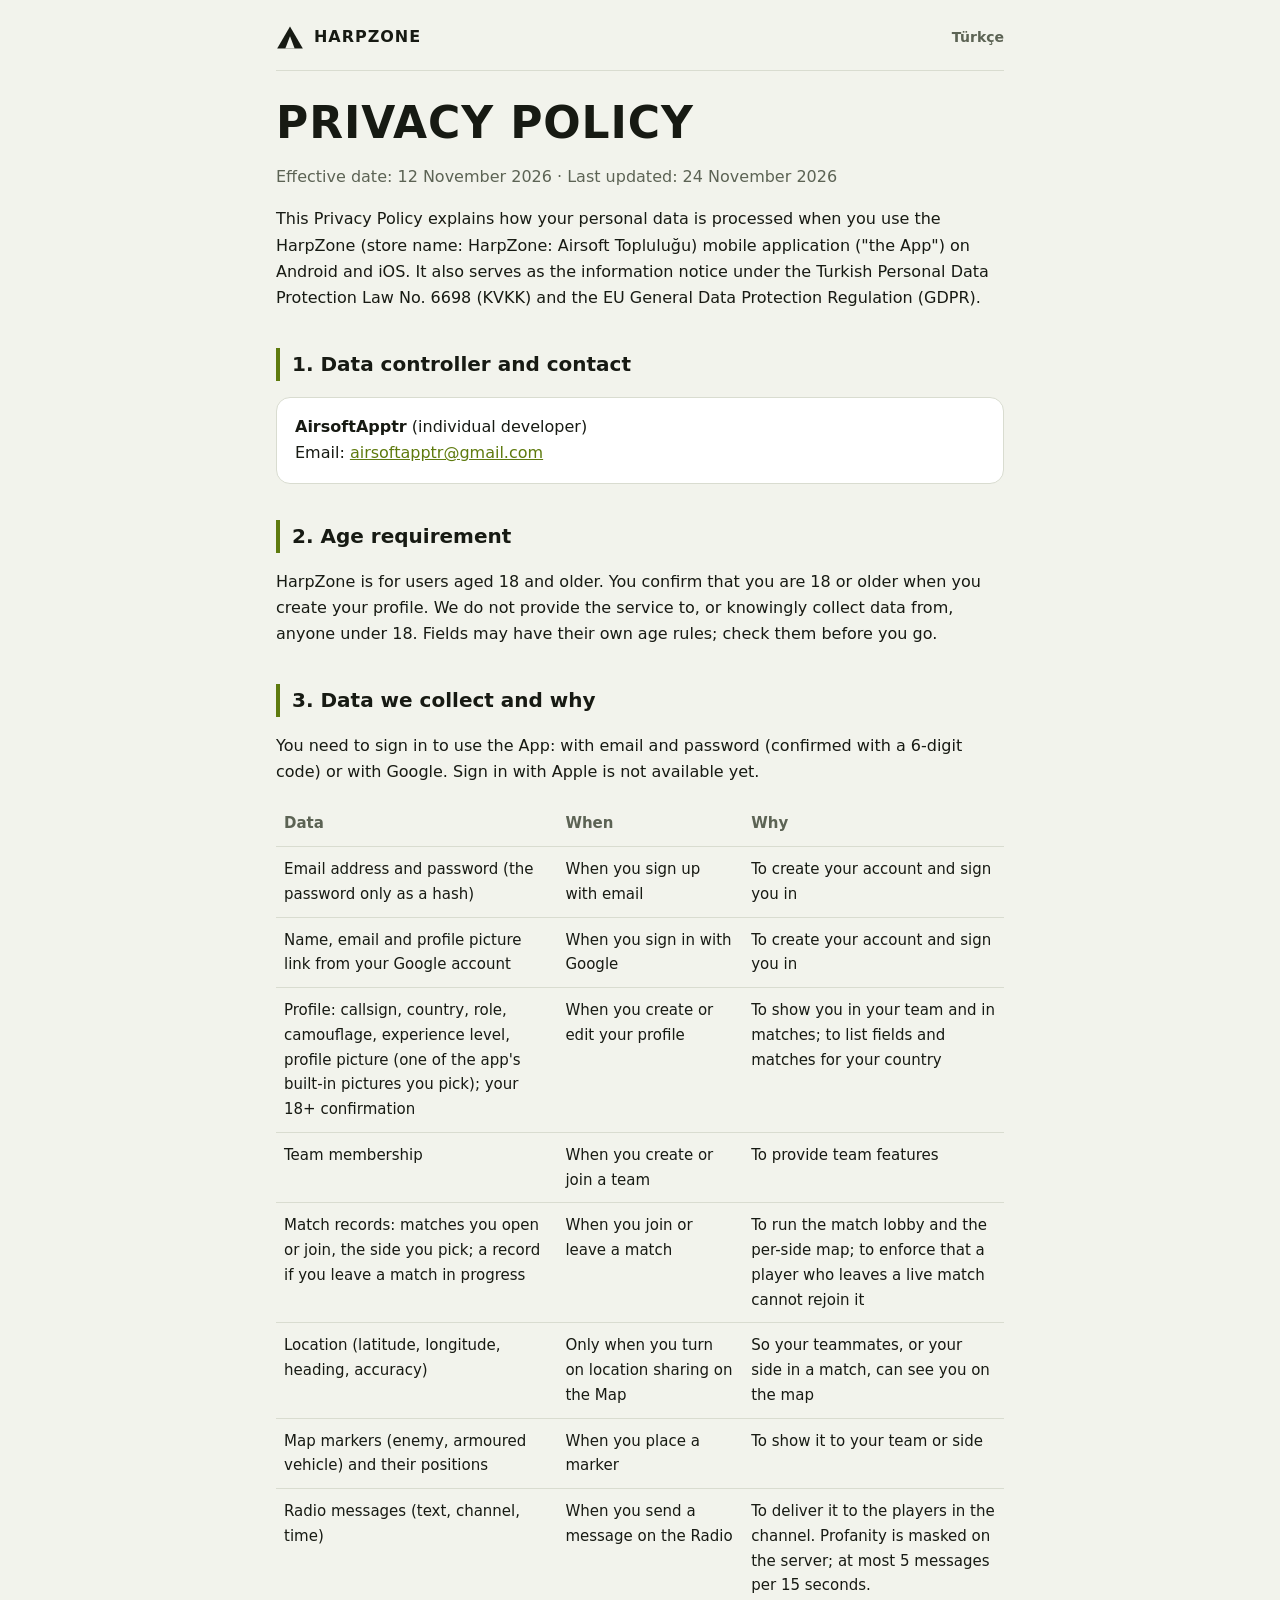
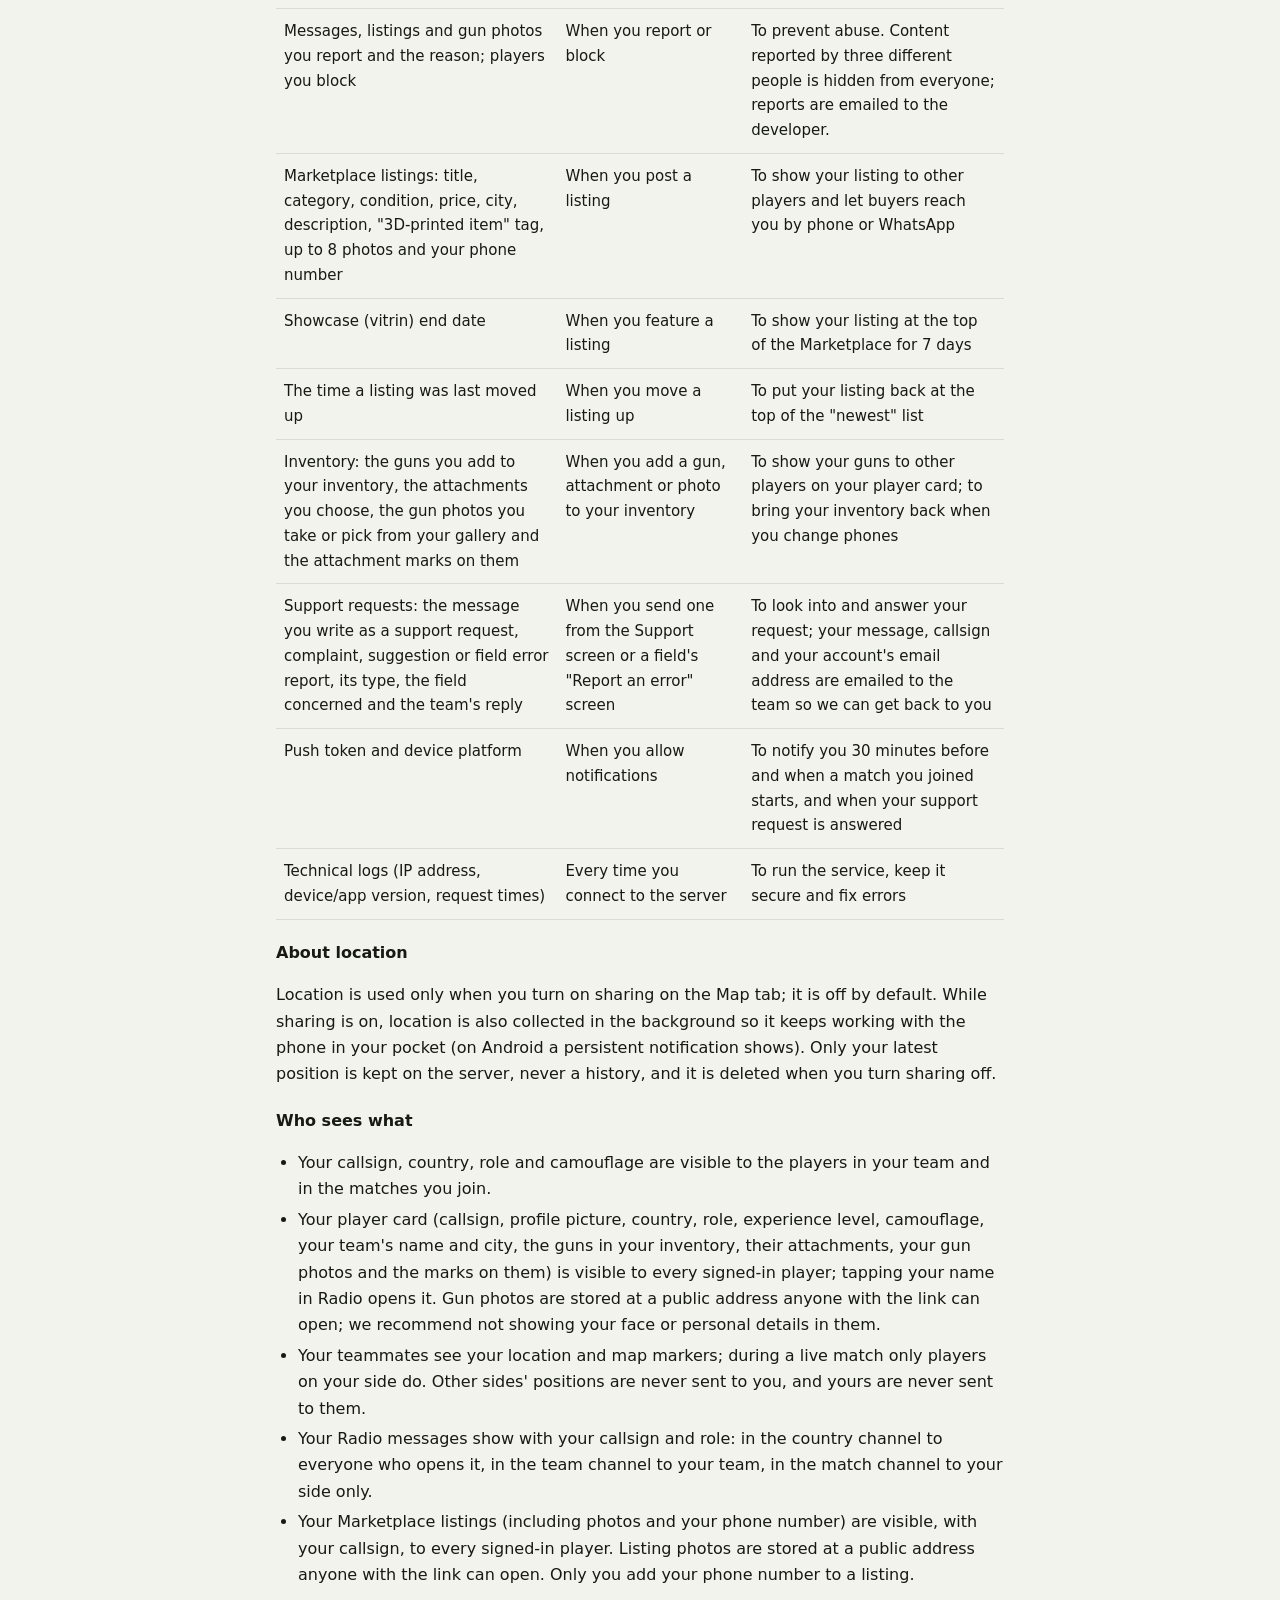
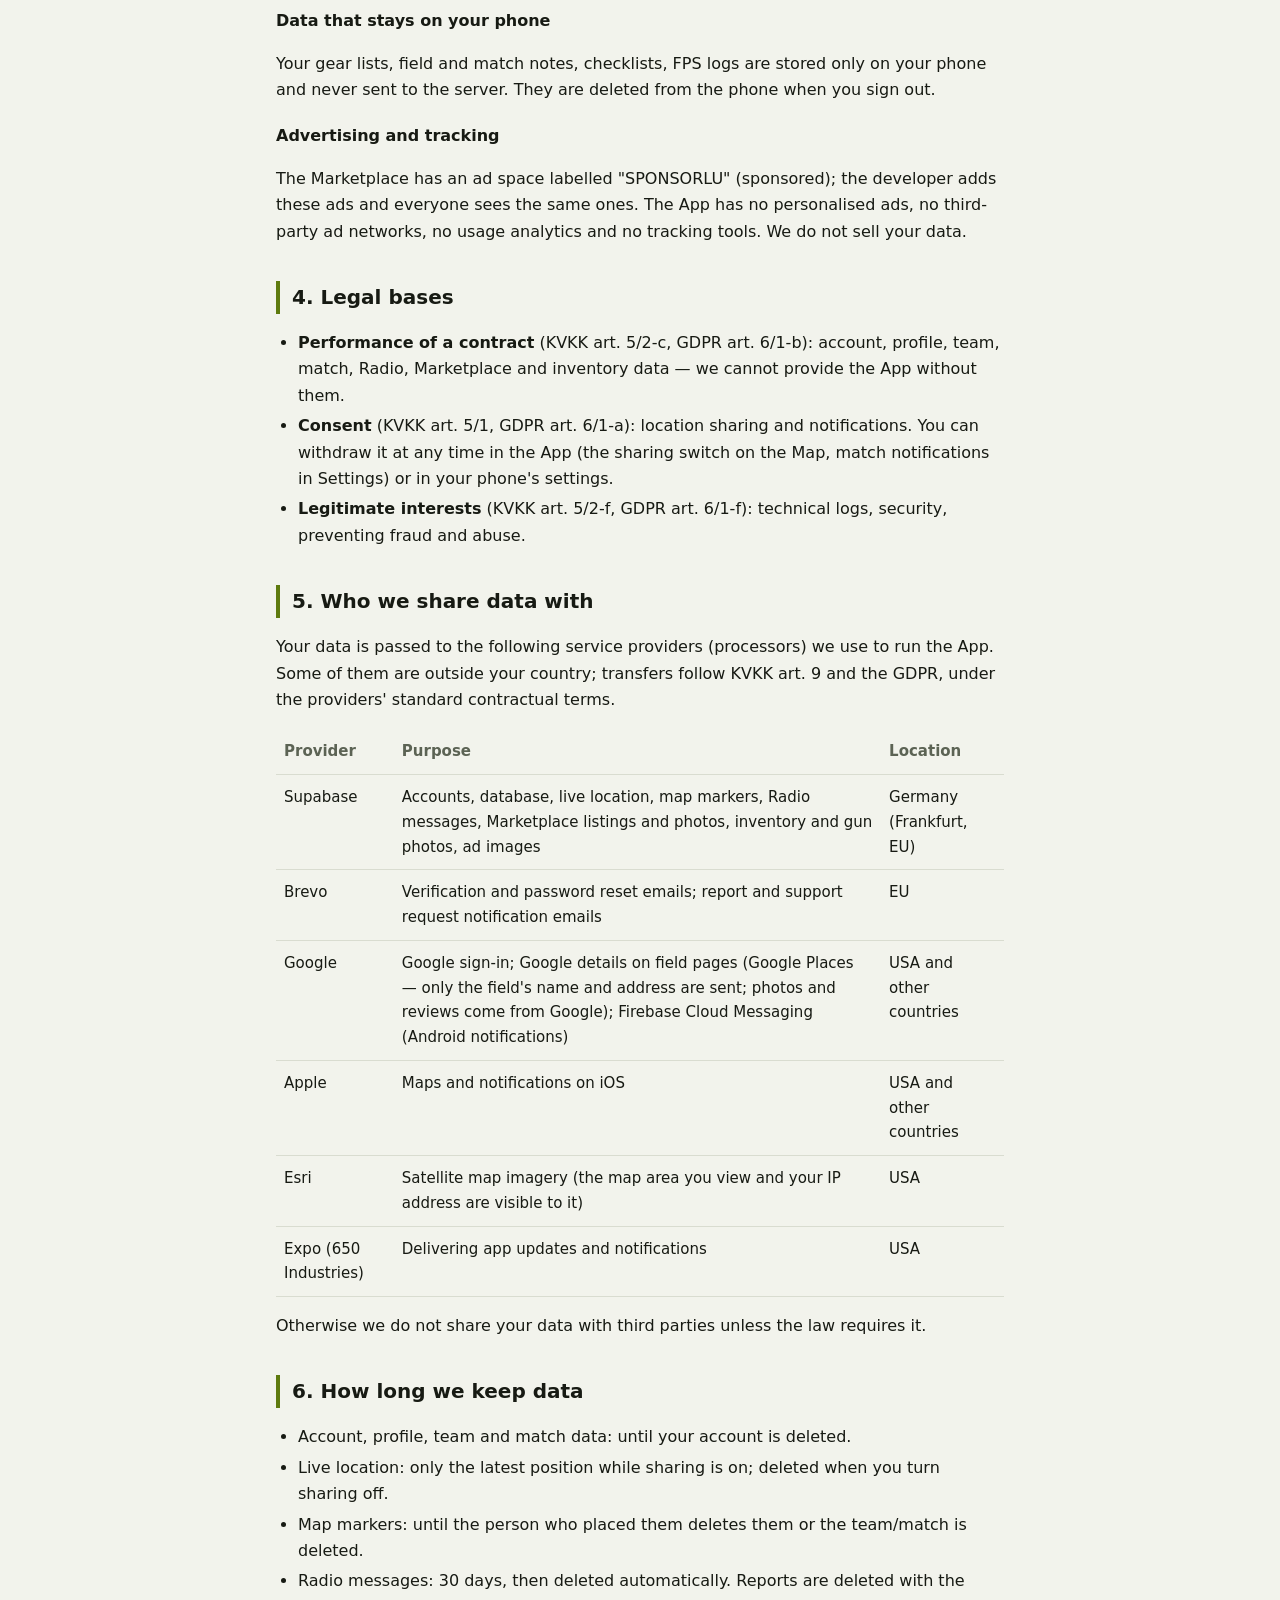
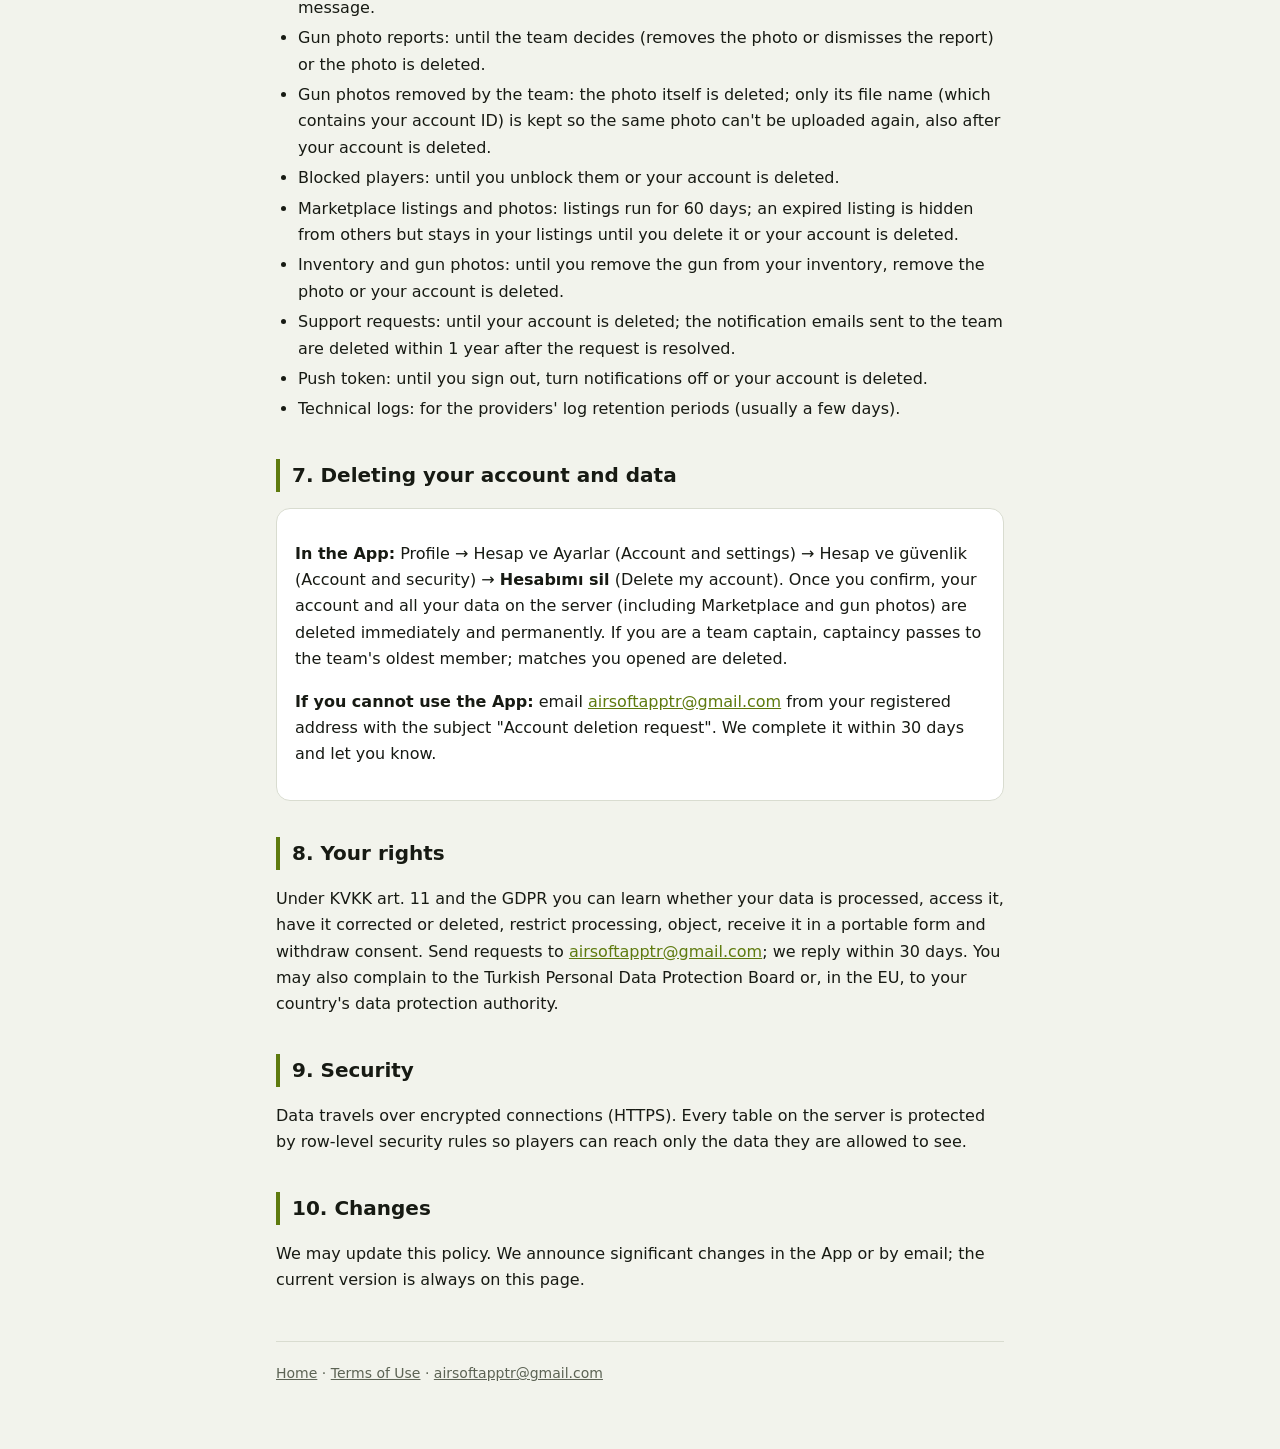
<file: privacy.html>
<!doctype html>
<html lang="en">
<head>
<meta charset="utf-8">
<meta name="viewport" content="width=device-width, initial-scale=1">
<title>Privacy Policy · HarpZone</title>
<meta name="description" content="HarpZone privacy policy.">
<link rel="stylesheet" href="style.css">
</head>
<body>
<div class="wrap">
  <header class="top">
    <a class="brand" href="index.html">
      <svg viewBox="0 0 96 84" aria-hidden="true"><path d="M48 4 L92 80 H4 Z" fill="currentColor"/><path d="M48 38 L64 80 H32 Z" fill="var(--bg)"/></svg>
      HarpZone
    </a>
    <nav class="lang"><a href="gizlilik.html" hreflang="tr">Türkçe</a></nav>
  </header>

  <h1>Privacy Policy</h1>
  <p class="muted">Effective date: 12 November 2026 · Last updated: 24 November 2026</p>

  <p>This Privacy Policy explains how your personal data is processed when you use the HarpZone (store name:
  HarpZone: Airsoft Topluluğu) mobile application ("the App") on Android and iOS. It also serves as the
  information notice under the Turkish Personal Data Protection Law No. 6698 (KVKK) and the EU General Data
  Protection Regulation (GDPR).</p>

  <h2>1. Data controller and contact</h2>
  <div class="card">
    <strong>AirsoftApptr</strong> (individual developer)<br>
    Email: <a href="mailto:airsoftapptr@gmail.com">airsoftapptr@gmail.com</a>
  </div>

  <h2>2. Age requirement</h2>
  <p>HarpZone is for users aged 18 and older. You confirm that you are 18 or older when you create your
  profile. We do not provide the service to, or knowingly collect data from, anyone under 18. Fields may
  have their own age rules; check them before you go.</p>

  <h2>3. Data we collect and why</h2>
  <p>You need to sign in to use the App: with email and password (confirmed with a 6-digit code) or with
  Google. Sign in with Apple is not available yet.</p>
  <div class="table-scroll">
  <table>
    <thead><tr><th>Data</th><th>When</th><th>Why</th></tr></thead>
    <tbody>
      <tr><td>Email address and password (the password only as a hash)</td><td>When you sign up with email</td><td>To create your account and sign you in</td></tr>
      <tr><td>Name, email and profile picture link from your Google account</td><td>When you sign in with Google</td><td>To create your account and sign you in</td></tr>
      <tr><td>Profile: callsign, country, role, camouflage, experience level, profile picture (one of the app's built-in pictures you pick); your 18+ confirmation</td><td>When you create or edit your profile</td><td>To show you in your team and in matches; to list fields and matches for your country</td></tr>
      <tr><td>Team membership</td><td>When you create or join a team</td><td>To provide team features</td></tr>
      <tr><td>Match records: matches you open or join, the side you pick; a record if you leave a match in progress</td><td>When you join or leave a match</td><td>To run the match lobby and the per-side map; to enforce that a player who leaves a live match cannot rejoin it</td></tr>
      <tr><td>Location (latitude, longitude, heading, accuracy)</td><td>Only when you turn on location sharing on the Map</td><td>So your teammates, or your side in a match, can see you on the map</td></tr>
      <tr><td>Map markers (enemy, armoured vehicle) and their positions</td><td>When you place a marker</td><td>To show it to your team or side</td></tr>
      <tr><td>Radio messages (text, channel, time)</td><td>When you send a message on the Radio</td><td>To deliver it to the players in the channel. Profanity is masked on the server; at most 5 messages per 15 seconds.</td></tr>
      <tr><td>Messages, listings and gun photos you report and the reason; players you block</td><td>When you report or block</td><td>To prevent abuse. Content reported by three different people is hidden from everyone; reports are emailed to the developer.</td></tr>
      <tr><td>Marketplace listings: title, category, condition, price, city, description, "3D-printed item" tag, up to 8 photos and your phone number</td><td>When you post a listing</td><td>To show your listing to other players and let buyers reach you by phone or WhatsApp</td></tr>
      <tr><td>Showcase (vitrin) end date</td><td>When you feature a listing</td><td>To show your listing at the top of the Marketplace for 7 days</td></tr>
      <tr><td>The time a listing was last moved up</td><td>When you move a listing up</td><td>To put your listing back at the top of the "newest" list</td></tr>
      <tr><td>Inventory: the guns you add to your inventory, the attachments you choose, the gun photos you take or pick from your gallery and the attachment marks on them</td><td>When you add a gun, attachment or photo to your inventory</td><td>To show your guns to other players on your player card; to bring your inventory back when you change phones</td></tr>
      <tr><td>Support requests: the message you write as a support request, complaint, suggestion or field error report, its type, the field concerned and the team's reply</td><td>When you send one from the Support screen or a field's "Report an error" screen</td><td>To look into and answer your request; your message, callsign and your account's email address are emailed to the team so we can get back to you</td></tr>
      <tr><td>Push token and device platform</td><td>When you allow notifications</td><td>To notify you 30 minutes before and when a match you joined starts, and when your support request is answered</td></tr>
      <tr><td>Technical logs (IP address, device/app version, request times)</td><td>Every time you connect to the server</td><td>To run the service, keep it secure and fix errors</td></tr>
    </tbody>
  </table>
  </div>

  <h3>About location</h3>
  <p>Location is used only when you turn on sharing on the Map tab; it is off by default. While sharing is
  on, location is also collected in the background so it keeps working with the phone in your pocket (on
  Android a persistent notification shows). Only your latest position is kept on the server, never a
  history, and it is deleted when you turn sharing off.</p>

  <h3>Who sees what</h3>
  <ul>
    <li>Your callsign, country, role and camouflage are visible to the players in your team and in the matches you join.</li>
    <li>Your player card (callsign, profile picture, country, role, experience level, camouflage, your team's name and city, the guns in your inventory, their attachments, your gun photos and the marks on them) is visible to every signed-in player; tapping your name in Radio opens it. Gun photos are stored at a public address anyone with the link can open; we recommend not showing your face or personal details in them.</li>
    <li>Your teammates see your location and map markers; during a live match only players on your side do. Other sides' positions are never sent to you, and yours are never sent to them.</li>
    <li>Your Radio messages show with your callsign and role: in the country channel to everyone who opens it, in the team channel to your team, in the match channel to your side only.</li>
    <li>Your Marketplace listings (including photos and your phone number) are visible, with your callsign, to every signed-in player. Listing photos are stored at a public address anyone with the link can open. Only you add your phone number to a listing.</li>
  </ul>

  <h3>Data that stays on your phone</h3>
  <p>Your gear lists, field and match notes, checklists, FPS logs are
  stored only on your phone and never sent to the server. They are deleted from the phone when you sign
  out.</p>

  <h3>Advertising and tracking</h3>
  <p>The Marketplace has an ad space labelled "SPONSORLU" (sponsored); the developer adds these ads and
  everyone sees the same ones. The App has no personalised ads, no third-party ad networks, no usage
  analytics and no tracking tools. We do not sell your data.</p>

  <h2>4. Legal bases</h2>
  <ul>
    <li><strong>Performance of a contract</strong> (KVKK art. 5/2-c, GDPR art. 6/1-b): account, profile, team, match, Radio, Marketplace and inventory data — we cannot provide the App without them.</li>
    <li><strong>Consent</strong> (KVKK art. 5/1, GDPR art. 6/1-a): location sharing and notifications. You can withdraw it at any time in the App (the sharing switch on the Map, match notifications in Settings) or in your phone's settings.</li>
    <li><strong>Legitimate interests</strong> (KVKK art. 5/2-f, GDPR art. 6/1-f): technical logs, security, preventing fraud and abuse.</li>
  </ul>

  <h2>5. Who we share data with</h2>
  <p>Your data is passed to the following service providers (processors) we use to run the App. Some of
  them are outside your country; transfers follow KVKK art. 9 and the GDPR, under the providers' standard
  contractual terms.</p>
  <div class="table-scroll">
  <table>
    <thead><tr><th>Provider</th><th>Purpose</th><th>Location</th></tr></thead>
    <tbody>
      <tr><td>Supabase</td><td>Accounts, database, live location, map markers, Radio messages, Marketplace listings and photos, inventory and gun photos, ad images</td><td>Germany (Frankfurt, EU)</td></tr>
      <tr><td>Brevo</td><td>Verification and password reset emails; report and support request notification emails</td><td>EU</td></tr>
      <tr><td>Google</td><td>Google sign-in; Google details on field pages (Google Places — only the field's name and address are sent; photos and reviews come from Google); Firebase Cloud Messaging (Android notifications)</td><td>USA and other countries</td></tr>
      <tr><td>Apple</td><td>Maps and notifications on iOS</td><td>USA and other countries</td></tr>
      <tr><td>Esri</td><td>Satellite map imagery (the map area you view and your IP address are visible to it)</td><td>USA</td></tr>
      <tr><td>Expo (650 Industries)</td><td>Delivering app updates and notifications</td><td>USA</td></tr>
    </tbody>
  </table>
  </div>
  <p>Otherwise we do not share your data with third parties unless the law requires it.</p>

  <h2>6. How long we keep data</h2>
  <ul>
    <li>Account, profile, team and match data: until your account is deleted.</li>
    <li>Live location: only the latest position while sharing is on; deleted when you turn sharing off.</li>
    <li>Map markers: until the person who placed them deletes them or the team/match is deleted.</li>
    <li>Radio messages: 30 days, then deleted automatically. Reports are deleted with the message.</li>
    <li>Gun photo reports: until the team decides (removes the photo or dismisses the report) or the photo is deleted.</li>
    <li>Gun photos removed by the team: the photo itself is deleted; only its file name (which contains your account ID) is kept so the same photo can't be uploaded again, also after your account is deleted.</li>
    <li>Blocked players: until you unblock them or your account is deleted.</li>
    <li>Marketplace listings and photos: listings run for 60 days; an expired listing is hidden from others but stays in your listings until you delete it or your account is deleted.</li>
    <li>Inventory and gun photos: until you remove the gun from your inventory, remove the photo or your account is deleted.</li>
    <li>Support requests: until your account is deleted; the notification emails sent to the team are deleted within 1 year after the request is resolved.</li>
    <li>Push token: until you sign out, turn notifications off or your account is deleted.</li>
    <li>Technical logs: for the providers' log retention periods (usually a few days).</li>
  </ul>

  <h2 id="delete-account">7. Deleting your account and data</h2>
  <div class="card">
    <p><strong>In the App:</strong> Profile → Hesap ve Ayarlar (Account and settings) → Hesap ve güvenlik (Account and security) → <strong>Hesabımı sil</strong> (Delete my account).
    Once you confirm, your account and all your data on the server (including Marketplace and gun photos) are
    deleted immediately and permanently. If you are a team captain, captaincy passes to the team's oldest
    member; matches you opened are deleted.</p>
    <p><strong>If you cannot use the App:</strong> email
    <a href="mailto:airsoftapptr@gmail.com?subject=Account%20deletion%20request">airsoftapptr@gmail.com</a>
    from your registered address with the subject "Account deletion request". We complete it within 30 days
    and let you know.</p>
  </div>

  <h2>8. Your rights</h2>
  <p>Under KVKK art. 11 and the GDPR you can learn whether your data is processed, access it, have it
  corrected or deleted, restrict processing, object, receive it in a portable form and withdraw consent.
  Send requests to <a href="mailto:airsoftapptr@gmail.com">airsoftapptr@gmail.com</a>; we reply within 30
  days. You may also complain to the Turkish Personal Data Protection Board or, in the EU, to your country's
  data protection authority.</p>

  <h2>9. Security</h2>
  <p>Data travels over encrypted connections (HTTPS). Every table on the server is protected by row-level
  security rules so players can reach only the data they are allowed to see.</p>

  <h2>10. Changes</h2>
  <p>We may update this policy. We announce significant changes in the App or by email; the current
  version is always on this page.</p>

  <footer>
    <a href="index.html">Home</a> · <a href="terms.html">Terms of Use</a> ·
    <a href="mailto:airsoftapptr@gmail.com">airsoftapptr@gmail.com</a>
  </footer>
</div>
</body>
</html>
</file>
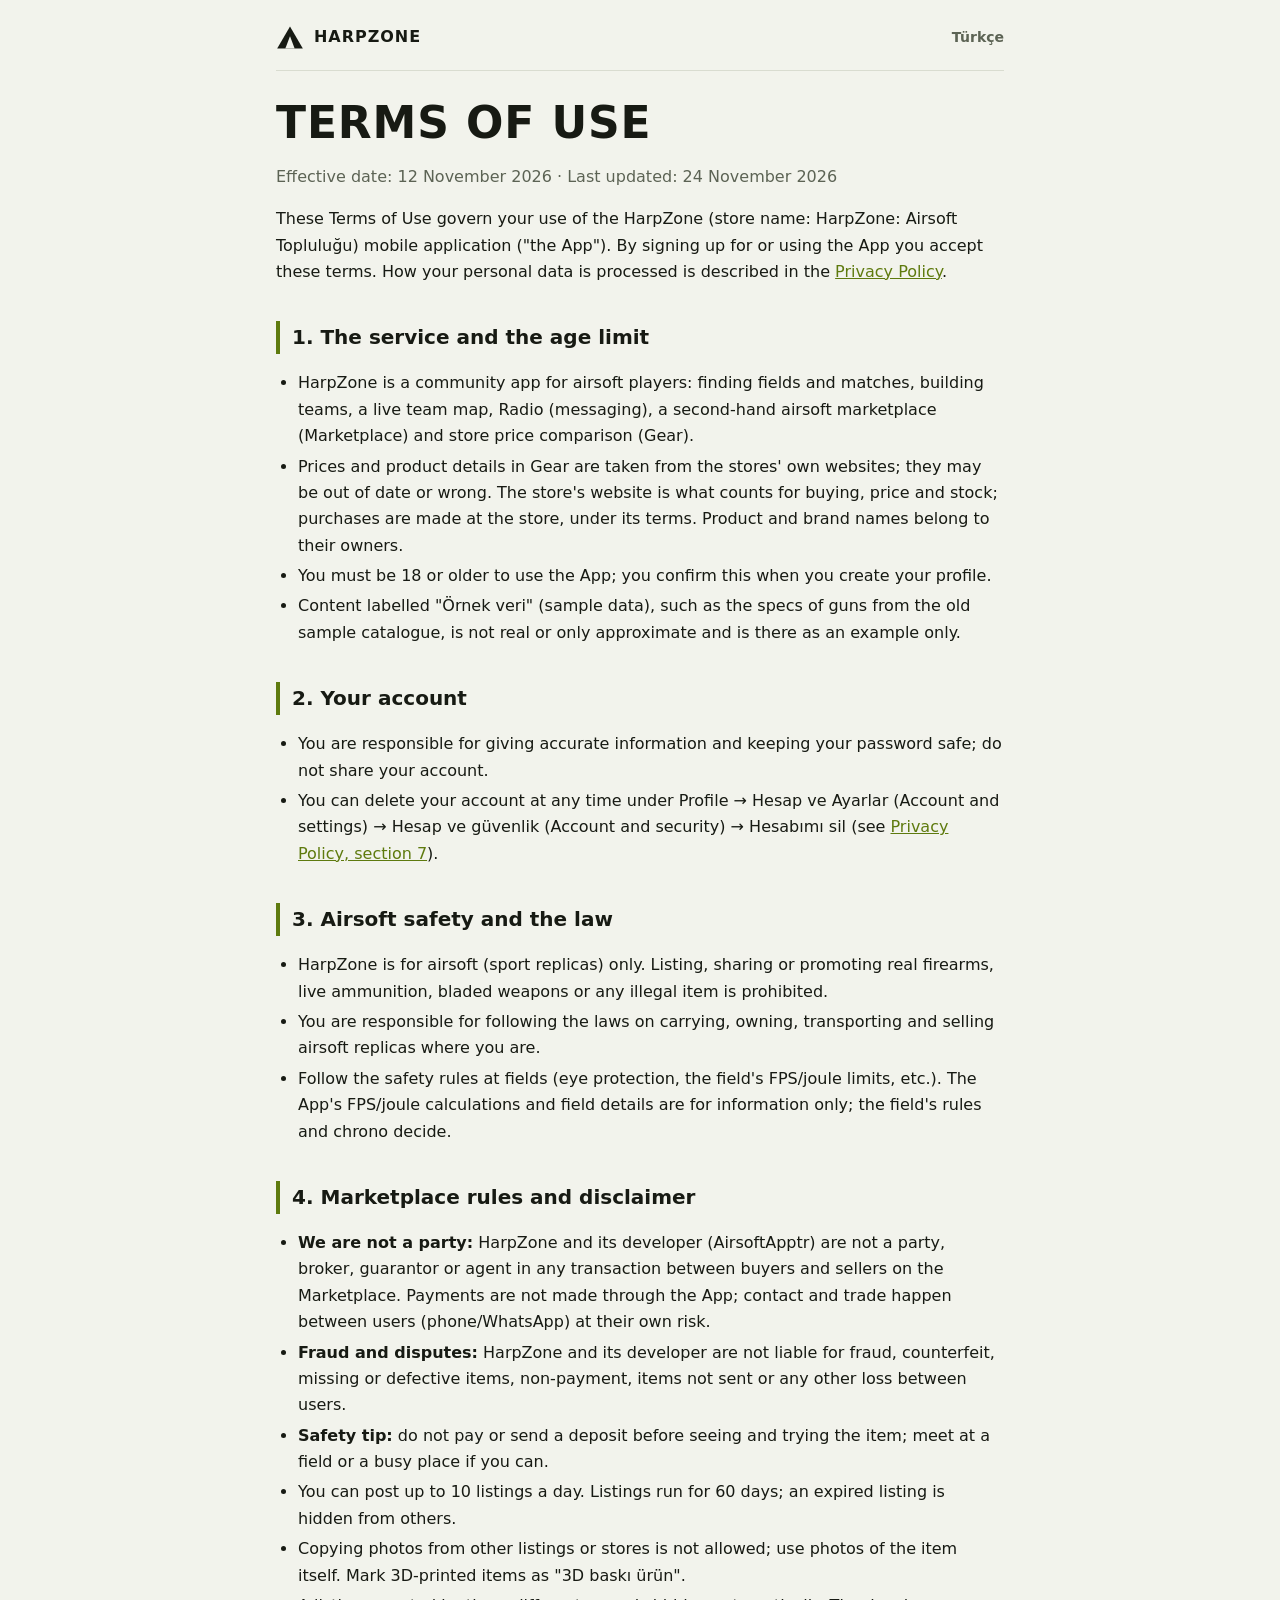
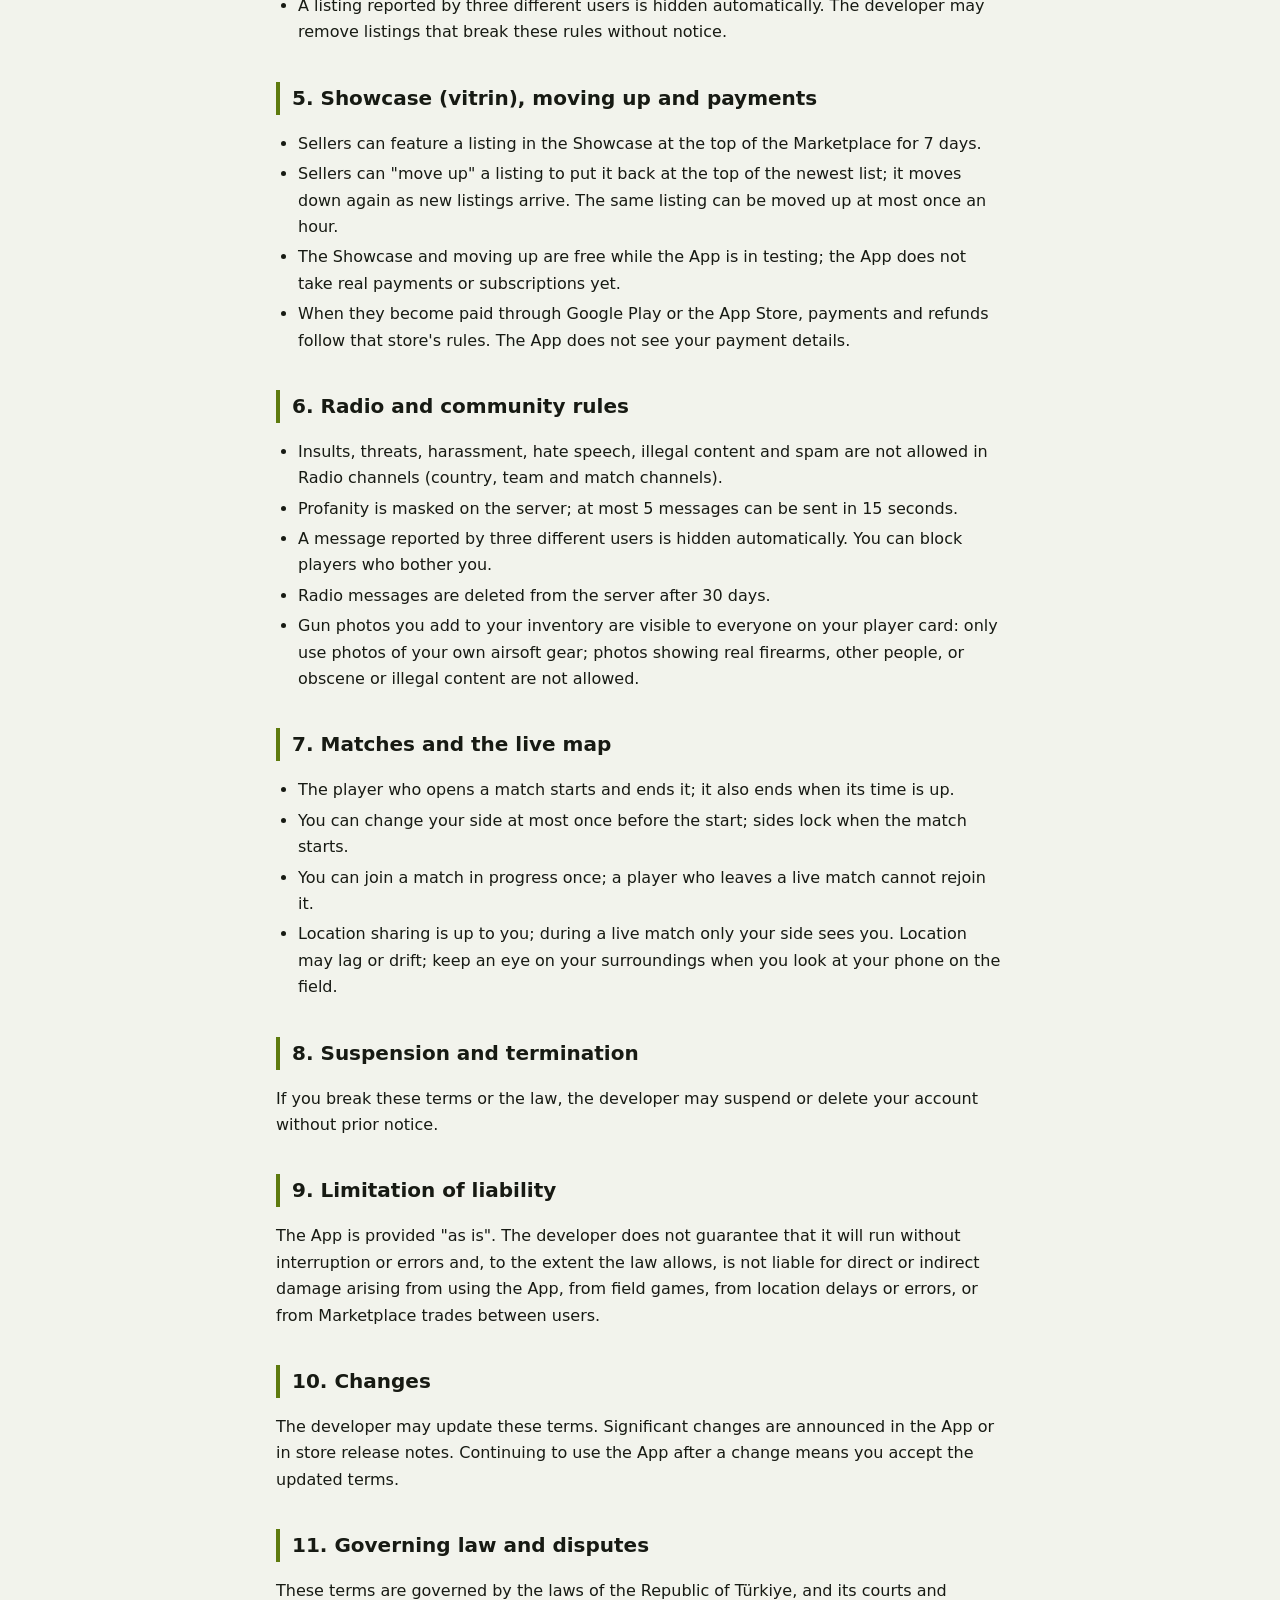
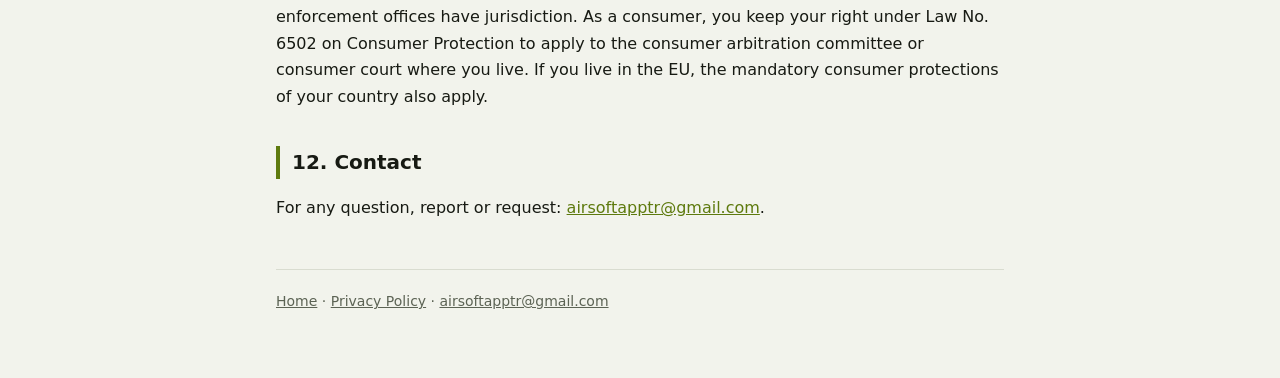
<file: terms.html>
<!doctype html>
<html lang="en">
<head>
<meta charset="utf-8">
<meta name="viewport" content="width=device-width, initial-scale=1">
<title>Terms of Use · HarpZone</title>
<meta name="description" content="HarpZone terms of use.">
<link rel="stylesheet" href="style.css">
</head>
<body>
<div class="wrap">
  <header class="top">
    <a class="brand" href="index.html">
      <svg viewBox="0 0 96 84" aria-hidden="true"><path d="M48 4 L92 80 H4 Z" fill="currentColor"/><path d="M48 38 L64 80 H32 Z" fill="var(--bg)"/></svg>
      HarpZone
    </a>
    <nav class="lang"><a href="kosullar.html" hreflang="tr">Türkçe</a></nav>
  </header>

  <h1>Terms of Use</h1>
  <p class="muted">Effective date: 12 November 2026 · Last updated: 24 November 2026</p>

  <p>These Terms of Use govern your use of the HarpZone (store name: HarpZone: Airsoft Topluluğu) mobile
  application ("the App"). By signing up for or using the App you accept these terms. How your personal data
  is processed is described in the <a href="privacy.html">Privacy Policy</a>.</p>

  <h2>1. The service and the age limit</h2>
  <ul>
    <li>HarpZone is a community app for airsoft players: finding fields and matches, building teams, a live team map, Radio (messaging), a second-hand airsoft marketplace (Marketplace) and store price comparison (Gear).</li>
    <li>Prices and product details in Gear are taken from the stores' own websites; they may be out of date or wrong. The store's website is what counts for buying, price and stock; purchases are made at the store, under its terms. Product and brand names belong to their owners.</li>
    <li>You must be 18 or older to use the App; you confirm this when you create your profile.</li>
    <li>Content labelled "Örnek veri" (sample data), such as the specs of guns from the old sample catalogue, is not real or only approximate and is there as an example only.</li>
  </ul>

  <h2>2. Your account</h2>
  <ul>
    <li>You are responsible for giving accurate information and keeping your password safe; do not share your account.</li>
    <li>You can delete your account at any time under Profile → Hesap ve Ayarlar (Account and settings) → Hesap ve güvenlik (Account and security) → Hesabımı sil (see <a href="privacy.html#delete-account">Privacy Policy, section 7</a>).</li>
  </ul>

  <h2>3. Airsoft safety and the law</h2>
  <ul>
    <li>HarpZone is for airsoft (sport replicas) only. Listing, sharing or promoting real firearms, live ammunition, bladed weapons or any illegal item is prohibited.</li>
    <li>You are responsible for following the laws on carrying, owning, transporting and selling airsoft replicas where you are.</li>
    <li>Follow the safety rules at fields (eye protection, the field's FPS/joule limits, etc.). The App's FPS/joule calculations and field details are for information only; the field's rules and chrono decide.</li>
  </ul>

  <h2>4. Marketplace rules and disclaimer</h2>
  <ul>
    <li><strong>We are not a party:</strong> HarpZone and its developer (AirsoftApptr) are not a party, broker, guarantor or agent in any transaction between buyers and sellers on the Marketplace. Payments are not made through the App; contact and trade happen between users (phone/WhatsApp) at their own risk.</li>
    <li><strong>Fraud and disputes:</strong> HarpZone and its developer are not liable for fraud, counterfeit, missing or defective items, non-payment, items not sent or any other loss between users.</li>
    <li><strong>Safety tip:</strong> do not pay or send a deposit before seeing and trying the item; meet at a field or a busy place if you can.</li>
    <li>You can post up to 10 listings a day. Listings run for 60 days; an expired listing is hidden from others.</li>
    <li>Copying photos from other listings or stores is not allowed; use photos of the item itself. Mark 3D-printed items as "3D baskı ürün".</li>
    <li>A listing reported by three different users is hidden automatically. The developer may remove listings that break these rules without notice.</li>
  </ul>

  <h2>5. Showcase (vitrin), moving up and payments</h2>
  <ul>
    <li>Sellers can feature a listing in the Showcase at the top of the Marketplace for 7 days.</li>
    <li>Sellers can "move up" a listing to put it back at the top of the newest list; it moves down again as new listings arrive. The same listing can be moved up at most once an hour.</li>
    <li>The Showcase and moving up are free while the App is in testing; the App does not take real payments or subscriptions yet.</li>
    <li>When they become paid through Google Play or the App Store, payments and refunds follow that store's rules. The App does not see your payment details.</li>
  </ul>

  <h2>6. Radio and community rules</h2>
  <ul>
    <li>Insults, threats, harassment, hate speech, illegal content and spam are not allowed in Radio channels (country, team and match channels).</li>
    <li>Profanity is masked on the server; at most 5 messages can be sent in 15 seconds.</li>
    <li>A message reported by three different users is hidden automatically. You can block players who bother you.</li>
    <li>Radio messages are deleted from the server after 30 days.</li>
    <li>Gun photos you add to your inventory are visible to everyone on your player card: only use photos of your own airsoft gear; photos showing real firearms, other people, or obscene or illegal content are not allowed.</li>
  </ul>

  <h2>7. Matches and the live map</h2>
  <ul>
    <li>The player who opens a match starts and ends it; it also ends when its time is up.</li>
    <li>You can change your side at most once before the start; sides lock when the match starts.</li>
    <li>You can join a match in progress once; a player who leaves a live match cannot rejoin it.</li>
    <li>Location sharing is up to you; during a live match only your side sees you. Location may lag or drift; keep an eye on your surroundings when you look at your phone on the field.</li>
  </ul>

  <h2>8. Suspension and termination</h2>
  <p>If you break these terms or the law, the developer may suspend or delete your account without prior
  notice.</p>

  <h2>9. Limitation of liability</h2>
  <p>The App is provided "as is". The developer does not guarantee that it will run without interruption or
  errors and, to the extent the law allows, is not liable for direct or indirect damage arising from using
  the App, from field games, from location delays or errors, or from Marketplace trades between users.</p>

  <h2>10. Changes</h2>
  <p>The developer may update these terms. Significant changes are announced in the App or in store
  release notes. Continuing to use the App after a change means you accept the updated terms.</p>

  <h2>11. Governing law and disputes</h2>
  <p>These terms are governed by the laws of the Republic of Türkiye, and its courts and enforcement offices
  have jurisdiction. As a consumer, you keep your right under Law No. 6502 on Consumer Protection to apply to
  the consumer arbitration committee or consumer court where you live. If you live in the EU, the mandatory
  consumer protections of your country also apply.</p>

  <h2>12. Contact</h2>
  <p>For any question, report or request: <a href="mailto:airsoftapptr@gmail.com">airsoftapptr@gmail.com</a>.</p>

  <footer>
    <a href="index.html">Home</a> · <a href="privacy.html">Privacy Policy</a> ·
    <a href="mailto:airsoftapptr@gmail.com">airsoftapptr@gmail.com</a>
  </footer>
</div>
</body>
</html>
</file>
<file: style.css>
:root {
  --bg: #0b0d0b;
  --card: #151915;
  --border: #272d25;
  --text: #eceee6;
  --muted: #9aa091;
  --accent: #b8d63e;
  --accent-text: #11160a;
}
@media (prefers-color-scheme: light) {
  :root {
    --bg: #f2f3ec;
    --card: #ffffff;
    --border: #d9dcd0;
    --text: #171a13;
    --muted: #5c6354;
    --accent: #5e7a0e;
    --accent-text: #ffffff;
  }
}
* {
  box-sizing: border-box;
}
html {
  -webkit-text-size-adjust: 100%;
}
body {
  margin: 0;
  background: var(--bg);
  color: var(--text);
  font: 16px/1.65 system-ui, -apple-system, 'Segoe UI', Roboto, sans-serif;
}
.wrap {
  max-width: 760px;
  margin: 0 auto;
  padding: 24px 16px 64px;
}
header.top {
  display: flex;
  align-items: center;
  justify-content: space-between;
  gap: 12px;
  padding-bottom: 20px;
  border-bottom: 1px solid var(--border);
  margin-bottom: 28px;
}
.brand {
  display: flex;
  align-items: center;
  gap: 10px;
  color: var(--text);
  text-decoration: none;
  font-weight: 800;
  letter-spacing: 0.06em;
  text-transform: uppercase;
}
.brand svg {
  width: 28px;
  height: 25px;
}
.lang a {
  color: var(--muted);
  text-decoration: none;
  font-size: 14px;
  font-weight: 600;
}
.lang a:hover {
  color: var(--accent);
}
h1 {
  font-size: clamp(30px, 6vw, 44px);
  line-height: 1.1;
  margin: 0 0 8px;
  text-transform: uppercase;
  letter-spacing: 0.02em;
}
h2 {
  font-size: 20px;
  margin: 36px 0 8px;
  padding-left: 12px;
  border-left: 4px solid var(--accent);
}
h3 {
  font-size: 16px;
  margin: 20px 0 4px;
}
p,
li {
  color: var(--text);
}
.muted {
  color: var(--muted);
}
a {
  color: var(--accent);
}
ul {
  padding-left: 22px;
}
li {
  margin: 4px 0;
}
.card {
  background: var(--card);
  border: 1px solid var(--border);
  border-radius: 14px;
  padding: 16px 18px;
  margin: 16px 0;
}
table {
  width: 100%;
  border-collapse: collapse;
  font-size: 15px;
}
th,
td {
  text-align: left;
  vertical-align: top;
  padding: 10px 8px;
  border-bottom: 1px solid var(--border);
}
th {
  color: var(--muted);
  font-weight: 600;
}
.table-scroll {
  overflow-x: auto;
}
.links {
  display: flex;
  flex-wrap: wrap;
  gap: 10px;
  margin: 24px 0;
}
.btn {
  display: inline-block;
  padding: 12px 18px;
  border-radius: 12px;
  background: var(--accent);
  color: var(--accent-text);
  font-weight: 700;
  text-decoration: none;
}
.btn.ghost {
  background: transparent;
  color: var(--text);
  border: 1px solid var(--border);
}
footer {
  margin-top: 48px;
  padding-top: 20px;
  border-top: 1px solid var(--border);
  color: var(--muted);
  font-size: 14px;
}
footer a {
  color: var(--muted);
}
</file>
